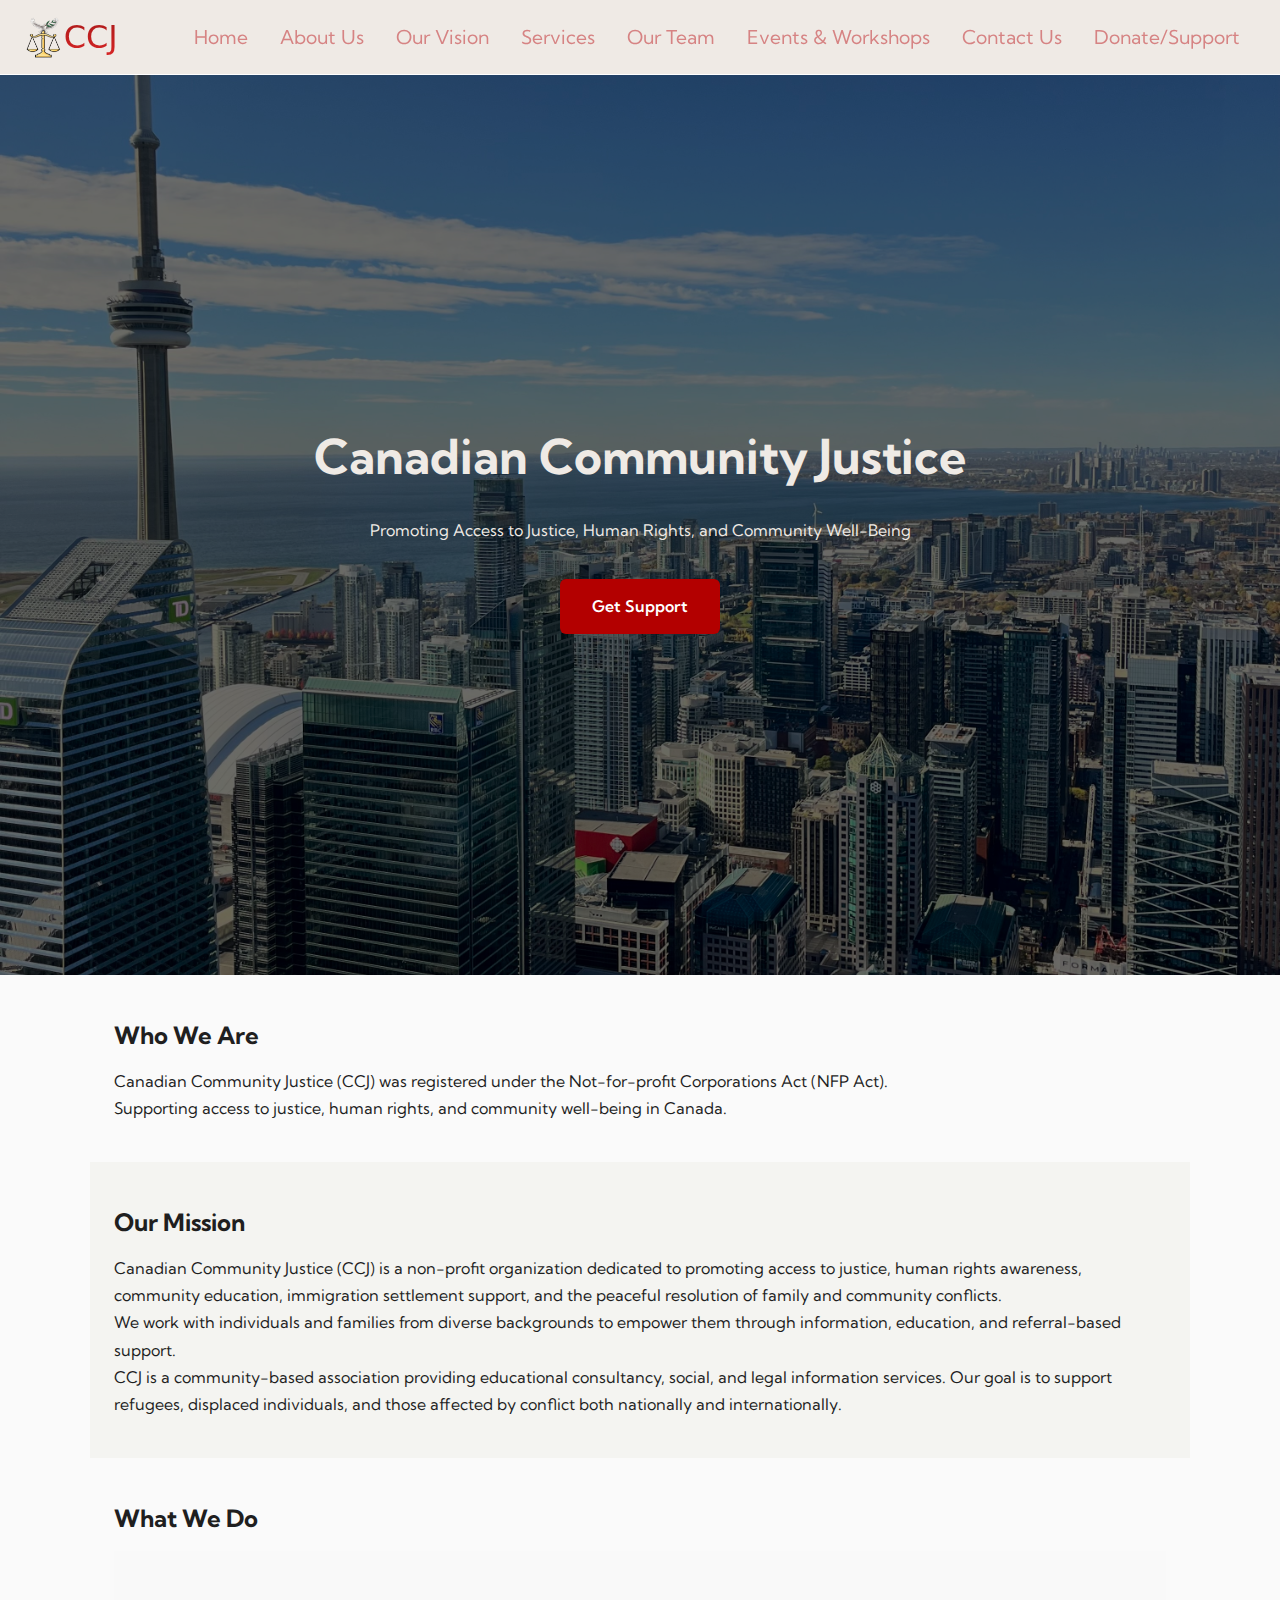
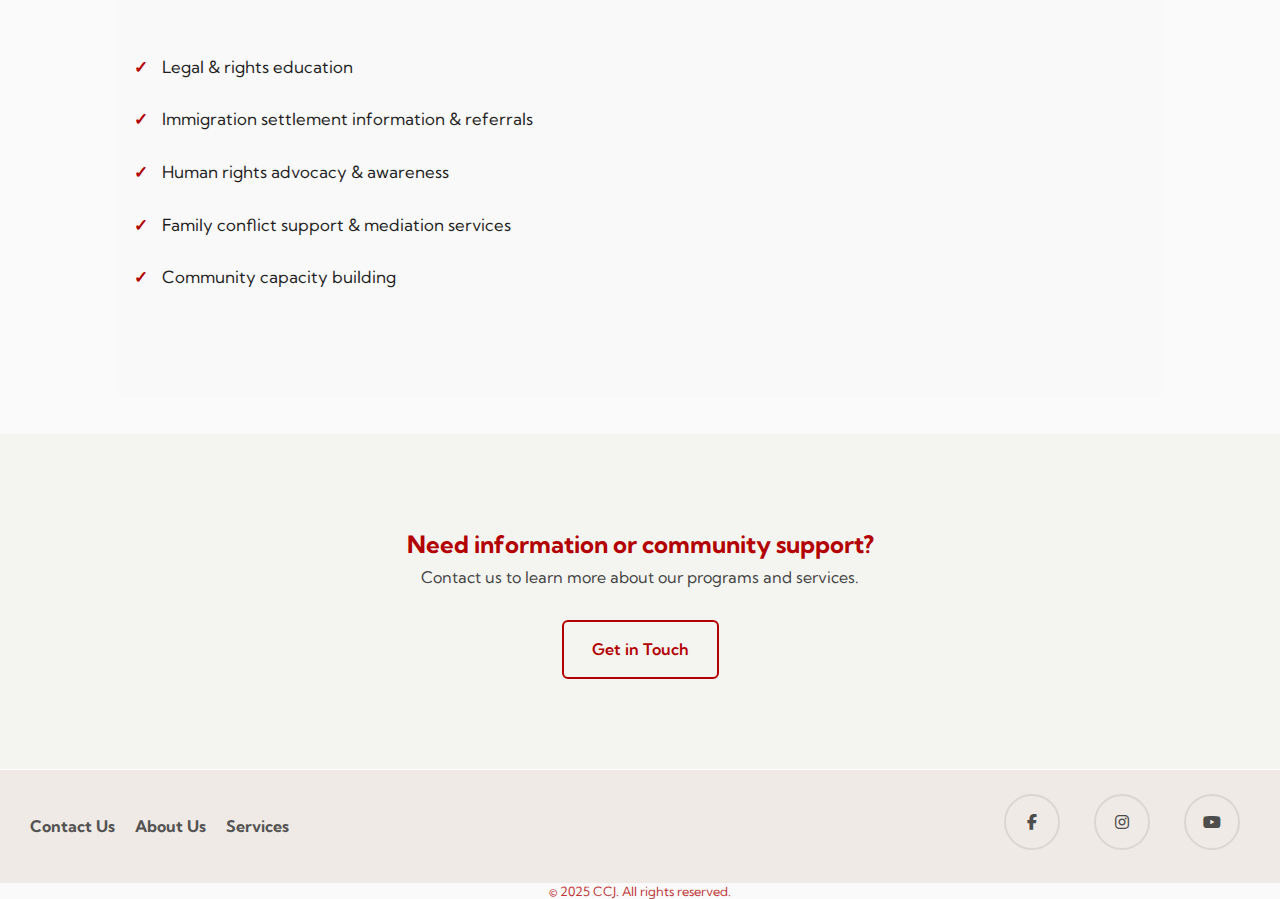
<file: index.html>
<!DOCTYPE html>
<html lang="en">
    <head>
        <meta charset = "UTF-8">
        <meta name="viewport" content = "width=device-width, initial-scale=1.0"/>

        <title> CCJ </title>
        <link rel="stylesheet" href="index.css" />
        <link rel="stylesheet"  href="https://cdnjs.cloudflare.com/ajax/libs/font-awesome/6.5.2/css/all.min.css" />

        <link href="https://fonts.googleapis.com/css2?family=Kumbh+Sans:wght@100..900&display=swap" rel="stylesheet">    
        <link href="https://fonts.googleapis.com/css2?family=Gruppo&family=Quicksand:wght@300..700&display=swap" rel="stylesheet">
    </head>
    <body>
        <!--navigation bar section-->
        <nav class="navbar">
            <div class="navbar__container">
                <a href="index.html" id="navbar__logo">
                  <img src="logo.png" alt="CCJ Logo" class="navbar__logo-img">
CCJ </a>
                <div class="navbar__toggle" id="mobile-menu">
                    <span class = "bar"></span>
                    <span class = "bar"></span>
                    <span class = "bar"></span>
                </div>
                <ul class= "navbar__menu">
                    <li class="navbar__item">
                        <a href="index.html" class="navbar__links"> Home</a>
                    </li>

                    <li class="navbar__item">
                        <a href="aboutus.html" class="navbar__links"> About Us </a>
                    </li>
                    <li class="navbar__item">
                        <a href="vision.html" class="navbar__links"> Our Vision </a>
                    </li>
                     <li class="navbar__item">
                        <a href="service.html" class="navbar__links"> Services </a>
                    </li>
                     <li class="navbar__item">
                        <a href="team.html" class="navbar__links"> Our Team </a>
                    </li>
                     <li class="navbar__item">
                        <a href="event.html" class="navbar__links"> Events & Workshops </a>
                    </li>
                     <li class="navbar__item">
                        <a href="contact.html" class="navbar__links"> Contact Us</a>
                    </li>
                     <li class="navbar__item">
                        <a href="donate.html" class="navbar__links"> Donate/Support</a>
                    </li>
                </ul>

            </div>
        </nav>

<main class="home">

  <!-- HERO -->
<section class="hero">
  <div class="hero__overlay"></div>

  <div class="hero__content">
    <h1>Canadian Community Justice</h1>

    <p class="hero__tagline">
      Promoting Access to Justice, Human Rights, and Community Well-Being
    </p>

    <a href="contact.html" class="hero__btn">
      Get Support
    </a>
  </div>
</section>

   <!-- WHO WE ARE -->
  <section class="section">
    <h2>Who We Are</h2>
    <p>
      Canadian Community Justice (CCJ) was registered under the
      Not-for-profit Corporations Act (NFP Act).
    </p>

    <p>
      Supporting access to justice, human rights, and community well-being in Canada.
    </p>
  </section>

  <!-- MISSION -->
  <section class="section section--light">
    <h2>Our Mission</h2>
    <p>
      Canadian Community Justice (CCJ) is a non-profit organization dedicated to promoting
      access to justice, human rights awareness, community education, immigration settlement
      support, and the peaceful resolution of family and community conflicts.
    </p>

    <p>
      We work with individuals and families from diverse backgrounds to empower them through
      information, education, and referral-based support.
    </p>

    <p>
      CCJ is a community-based association providing educational consultancy, social, and legal
      information services. Our goal is to support refugees, displaced individuals, and those
      affected by conflict both nationally and internationally.
    </p>
  </section>

  <!-- WHAT WE DO -->
  <section class="section">
    <h2>What We Do</h2>

    <ul class="services">
      <li>Legal & rights education</li>
      <li>Immigration settlement information & referrals</li>
      <li>Human rights advocacy & awareness</li>
      <li>Family conflict support & mediation services</li>
      <li>Community capacity building</li>
    </ul>
  </section>

  <!-- CALL TO ACTION -->
  <section class="cta">
    <h2>Need information or community support?</h2>
    <p>
      Contact us to learn more about our programs and services.
    </p>

    <a href="service.html" class="btn-secondary">
      Get in Touch
    </a>
  </section>      

</main>





  
     <!-- footer -->
     <div class=" footer__container">

 <div class="footer-left">
    <a href="contact.html" class="contact-link">Contact Us</a>
    <a href="AboutUs.html" class="aboutus-link">About Us</a>
    <a href="service.html" class="resource-link">Services</a>

  </div>

    <div class="footer-right">
    <a href="https://facebook.com" target="_blank" class="social-icon">
      <i class="fab fa-facebook-f"></i>
    </a>
    <a href="https://instagram.com" target="_blank" class="social-icon">
      <i class="fab fa-instagram"></i>
    </a>
    <a href="https://youtube.com" target="_blank" class="social-icon">
      <i class="fab fa-youtube"></i>
    </a>
    </div>
 </div>
  <p class="footer-text">© 2025 CCJ. All rights reserved.</p> 

    
    <script src="script.js"></script>

</body>
</html>
</file>
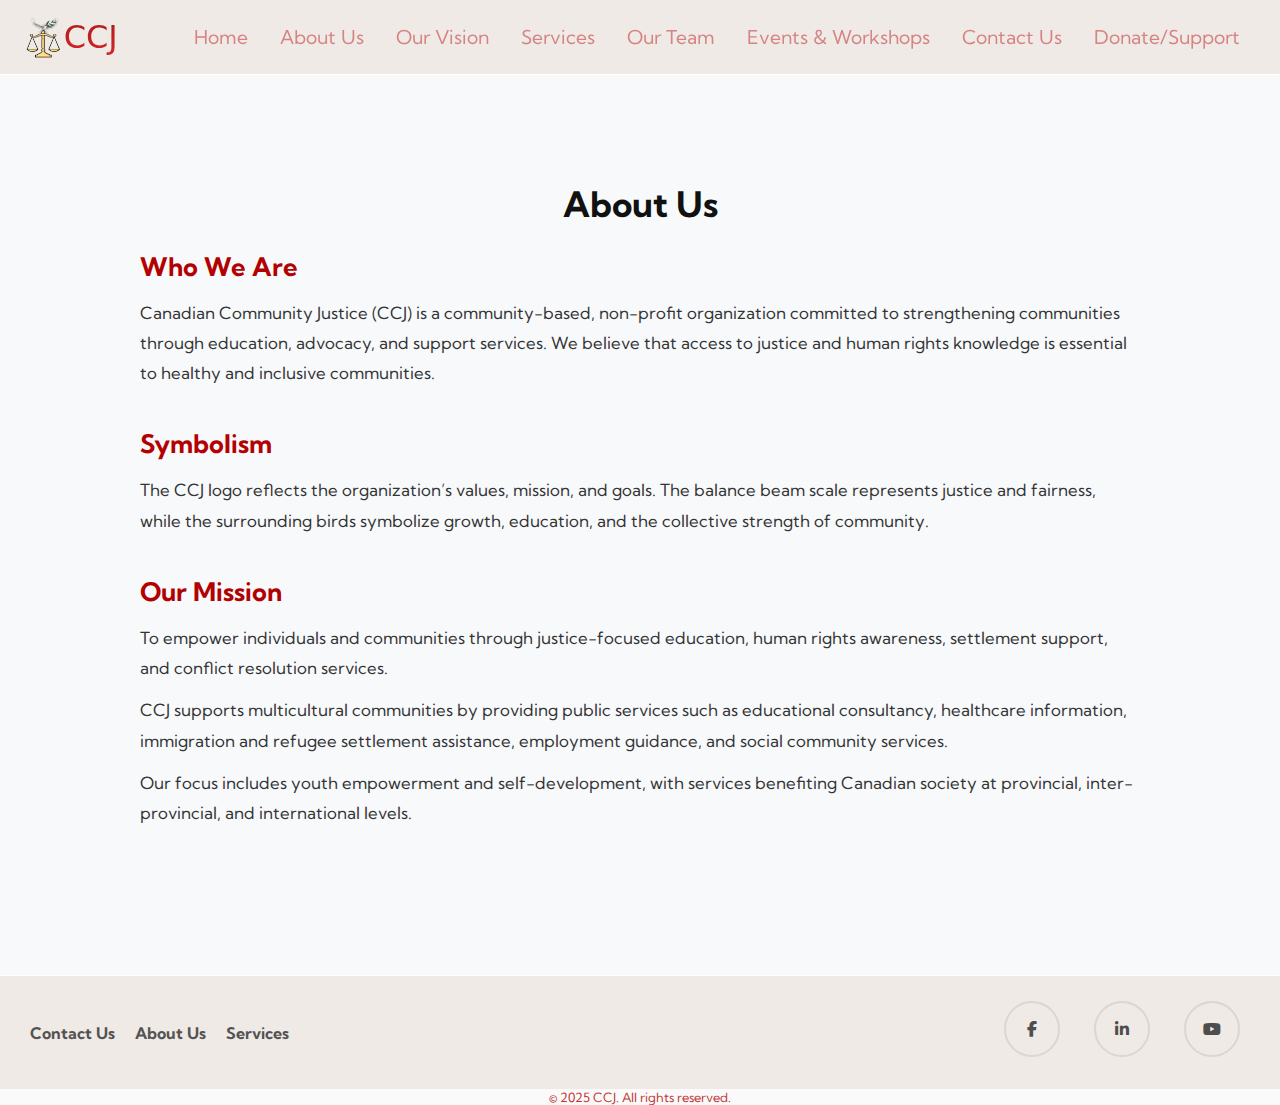
<file: aboutus.html>
<!DOCTYPE html>
<html lang="en">
    <head>
        <meta charset = "UTF-8">
        <meta name="viewport" content = "width=device-width, initial-scale=1.0"/>

        <title> CCJ </title>

        
        <link rel="stylesheet" href="index.css" />

        <link rel="stylesheet"  href="https://cdnjs.cloudflare.com/ajax/libs/font-awesome/6.5.2/css/all.min.css" />

    
       
        <link href="https://fonts.googleapis.com/css2?family=Kumbh+Sans:wght@100..900&display=swap" rel="stylesheet">    
        <link href="https://fonts.googleapis.com/css2?family=Gruppo&family=Quicksand:wght@300..700&display=swap" rel="stylesheet">

        
    </head>
    <body>
        <!--navigation bar section-->
        <nav class="navbar">
            <div class="navbar__container">
 <a href="index.html" id="navbar__logo">
                  <img src="logo.png" alt="CCJ Logo" class="navbar__logo-img">
CCJ </a>
                <div class="navbar__toggle" id="mobile-menu">
                    <span class = "bar"></span>
                    <span class = "bar"></span>
                    <span class = "bar"></span>
                </div>
                <ul class= "navbar__menu">
                    <li class="navbar__item">
                        <a href="index.html" class="navbar__links"> Home</a>
                    </li>
                  
                    
                  <!--   <li class="navbar__item">
                        <a href="Hiring.html" class="navbar__links"> Hiring</a>
                    </li> --> 

                    <li class="navbar__item">
                        <a href="aboutus.html" class="navbar__links"> About Us </a>
                    </li>
                    <li class="navbar__item">
                        <a href="vision.html" class="navbar__links"> Our Vision </a>
                    </li>
                     <li class="navbar__item">
                        <a href="service.html" class="navbar__links"> Services </a>
                    </li>
                     <li class="navbar__item">
                        <a href="team.html" class="navbar__links"> Our Team </a>
                    </li>
                     <li class="navbar__item">
                        <a href="event.html" class="navbar__links"> Events & Workshops </a>
                    </li>
                     <li class="navbar__item">
                        <a href="contact.html" class="navbar__links"> Contact Us</a>
                    </li>
                     <li class="navbar__item">
                        <a href="donate.html" class="navbar__links"> Donate/Support</a>
                    </li>
                </ul>

            </div>
        </nav>







      <section class="about">
  <div class="about__container">

    <h2 class="section__title">About Us</h2>

    <div class="about__block">
      <h3>Who We Are</h3>
      <p>
        Canadian Community Justice (CCJ) is a community-based, non-profit organization
        committed to strengthening communities through education, advocacy, and support services.
        We believe that access to justice and human rights knowledge is essential to healthy and
        inclusive communities.
      </p>
    </div>

    <div class="about__block">
      <h3>Symbolism</h3>
      <p>
        The CCJ logo reflects the organization’s values, mission, and goals. The balance beam scale
        represents justice and fairness, while the surrounding birds symbolize growth, education,
        and the collective strength of community.
      </p>
    </div>

    <div class="about__block">
      <h3>Our Mission</h3>
      <p>
        To empower individuals and communities through justice-focused education, human rights
        awareness, settlement support, and conflict resolution services.
      </p>
      <p>
        CCJ supports multicultural communities by providing public services such as educational
        consultancy, healthcare information, immigration and refugee settlement assistance,
        employment guidance, and social community services.
      </p>
      <p>
        Our focus includes youth empowerment and self-development, with services benefiting
        Canadian society at provincial, inter-provincial, and international levels.
      </p>
    </div>

  </div>
</section>



       









  
     <!-- footer -->
     <div class=" footer__container">

 <div class="footer-left">
    <a href="contact.html" class="contact-link">Contact Us</a>
    <a href="AboutUs.html" class="aboutus-link">About Us</a>
    <a href="service.html" class="resource-link">Services</a>

  </div>

    <div class="footer-right">
    <a href="https://facebook.com" target="_blank" class="social-icon">
      <i class="fab fa-facebook-f"></i>
    </a>
 <a href="https://linkedin.com" target="_blank" class="social-icon">
  <i class="fab fa-linkedin-in"></i>
</a>
    <a href="https://youtube.com" target="_blank" class="social-icon">
      <i class="fab fa-youtube"></i>
    </a>
    </div>
 </div>
  <p class="footer-text">© 2025 CCJ. All rights reserved.</p> 

    
    
            <script src="script.js"></script>
            <body>
                <html>
</file>
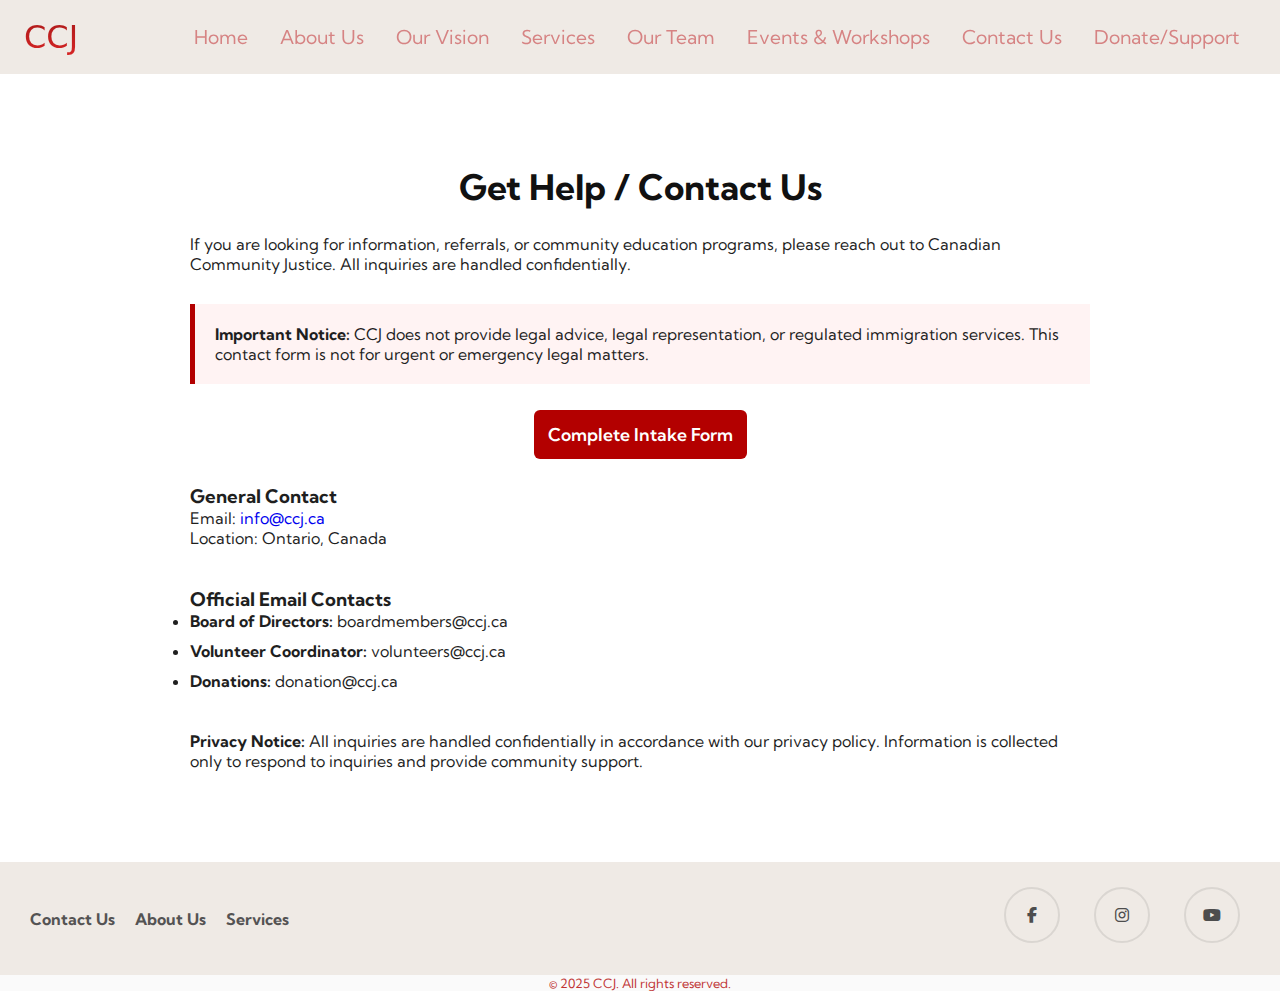
<file: contact.html>
<!DOCTYPE html>
<html lang="en">
    <head>
        <meta charset = "UTF-8">
        <meta name="viewport" content = "width=device-width, initial-scale=1.0"/>

        <title> CCJ </title>

        
        <link rel="stylesheet" href="index.css" />

        <link rel="stylesheet"  href="https://cdnjs.cloudflare.com/ajax/libs/font-awesome/6.5.2/css/all.min.css" />

    
       
        <link href="https://fonts.googleapis.com/css2?family=Kumbh+Sans:wght@100..900&display=swap" rel="stylesheet">    
        <link href="https://fonts.googleapis.com/css2?family=Gruppo&family=Quicksand:wght@300..700&display=swap" rel="stylesheet">

        
    </head>
    <body>
        <!--navigation bar section-->
        <nav class="navbar">
            <div class="navbar__container">
<a href="index.html" id="navbar__logo">CCJ</a>
                <div class="navbar__toggle" id="mobile-menu">
                    <span class = "bar"></span>
                    <span class = "bar"></span>
                    <span class = "bar"></span>
                </div>
                <ul class= "navbar__menu">
                    <li class="navbar__item">
                        <a href="index.html" class="navbar__links"> Home</a>
                    </li>
                  
                    
                  <!--   <li class="navbar__item">
                        <a href="Hiring.html" class="navbar__links"> Hiring</a>
                    </li> --> 

                    <li class="navbar__item">
                        <a href="aboutus.html" class="navbar__links"> About Us </a>
                    </li>
                    <li class="navbar__item">
                        <a href="vision.html" class="navbar__links"> Our Vision </a>
                    </li>
                     <li class="navbar__item">
                        <a href="service.html" class="navbar__links"> Services </a>
                    </li>
                     <li class="navbar__item">
                        <a href="team.html" class="navbar__links"> Our Team </a>
                    </li>
                     <li class="navbar__item">
                        <a href="event.html" class="navbar__links"> Events & Workshops </a>
                    </li>
                     <li class="navbar__item">
                        <a href="contact.html" class="navbar__links"> Contact Us</a>
                    </li>
                     <li class="navbar__item">
                        <a href="donate.html" class="navbar__links"> Donate/Support</a>
                    </li>
                </ul>

            </div>
        </nav>


      <section class="contact">
  <div class="contact__container">

    <h2 class="section__title">Get Help / Contact Us</h2>

    <p class="contact__intro">
      If you are looking for information, referrals, or community education programs,
      please reach out to Canadian Community Justice. All inquiries are handled confidentially.
    </p>

    <div class="contact__notice">
      <strong>Important Notice:</strong>
      CCJ does not provide legal advice, legal representation, or regulated immigration services.
      This contact form is not for urgent or emergency legal matters.
    </div>

    <!-- CTA -->
    <div class="contact__cta">
      <a href="form.html" class="cta__button">Complete Intake Form</a>
    </div>

    <!-- General Contact -->
    <div class="contact__section">
      <h3>General Contact</h3>
      <p>Email: <a href="mailto:info@ccj.ca">info@ccj.ca</a></p>
      <p>Location: Ontario, Canada</p>
    </div>

    <!-- Official Emails -->
    <div class="contact__section">
      <h3>Official Email Contacts</h3>

      <ul class="contact__list">
        <li><strong>Board of Directors:</strong> boardmembers@ccj.ca</li>
        <li><strong>Volunteer Coordinator:</strong> volunteers@ccj.ca</li>
        <li><strong>Donations:</strong> donation@ccj.ca</li>
      </ul>
    </div>

    <!-- Privacy -->
    <div class="contact__privacy">
      <p>
        <strong>Privacy Notice:</strong> All inquiries are handled confidentially in accordance
        with our privacy policy. Information is collected only to respond to inquiries and provide
        community support.
      </p>
    </div>

  </div>
</section>
    

       









  
     <!-- footer -->
     <div class=" footer__container">

 <div class="footer-left">
    <a href="contact.html" class="contact-link">Contact Us</a>
    <a href="AboutUs.html" class="aboutus-link">About Us</a>
    <a href="service.html" class="resource-link">Services</a>

  </div>

    <div class="footer-right">
    <a href="https://facebook.com" target="_blank" class="social-icon">
      <i class="fab fa-facebook-f"></i>
    </a>
    <a href="https://instagram.com" target="_blank" class="social-icon">
      <i class="fab fa-instagram"></i>
    </a>
    <a href="https://youtube.com" target="_blank" class="social-icon">
      <i class="fab fa-youtube"></i>
    </a>
    </div>
 </div>
  <p class="footer-text">© 2025 CCJ. All rights reserved.</p> 

    
    
            <script src="script.js"></script>
            <body>
                <html>
</file>
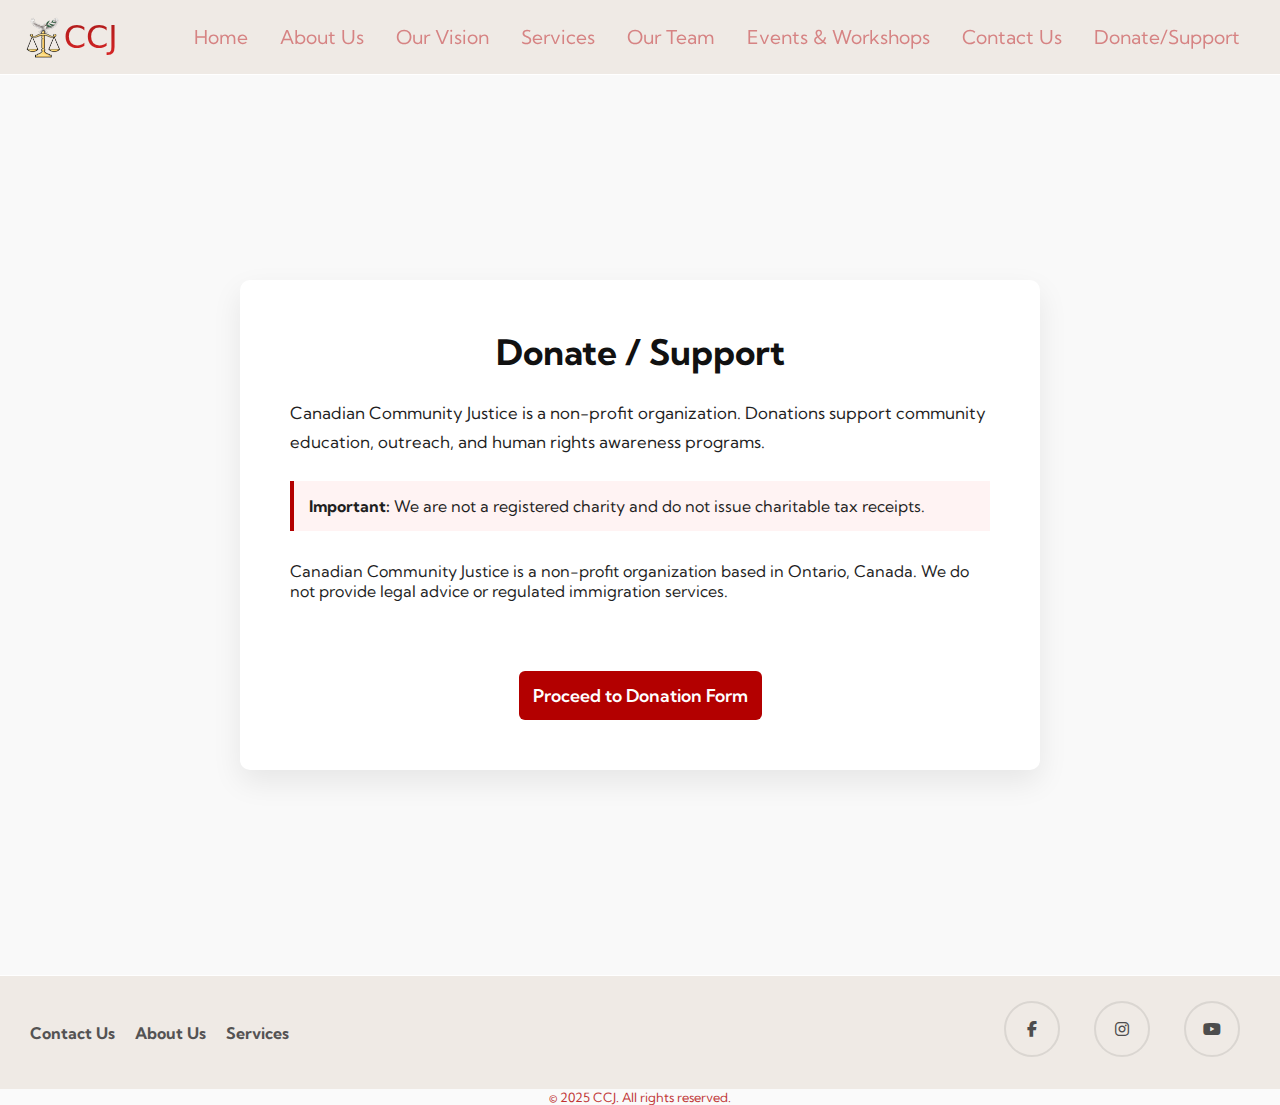
<file: donate.html>
<!DOCTYPE html>
<html lang="en">
    <head>
        <meta charset = "UTF-8">
        <meta name="viewport" content = "width=device-width, initial-scale=1.0"/>

        <title> CCJ </title>

        
        <link rel="stylesheet" href="index.css" />

        <link rel="stylesheet"  href="https://cdnjs.cloudflare.com/ajax/libs/font-awesome/6.5.2/css/all.min.css" />

    
       
        <link href="https://fonts.googleapis.com/css2?family=Kumbh+Sans:wght@100..900&display=swap" rel="stylesheet">    
        <link href="https://fonts.googleapis.com/css2?family=Gruppo&family=Quicksand:wght@300..700&display=swap" rel="stylesheet">

        
    </head>
    <body>
        <!--navigation bar section-->
        <nav class="navbar">
            <div class="navbar__container">
 <a href="index.html" id="navbar__logo">
                  <img src="logo.png" alt="CCJ Logo" class="navbar__logo-img">
CCJ </a>
                <div class="navbar__toggle" id="mobile-menu">
                    <span class = "bar"></span>
                    <span class = "bar"></span>
                    <span class = "bar"></span>
                </div>
                <ul class= "navbar__menu">
                    <li class="navbar__item">
                        <a href="index.html" class="navbar__links"> Home</a>
                    </li>
                  
                    
                  <!--   <li class="navbar__item">
                        <a href="Hiring.html" class="navbar__links"> Hiring</a>
                    </li> --> 

                    <li class="navbar__item">
                        <a href="aboutus.html" class="navbar__links"> About Us </a>
                    </li>
                    <li class="navbar__item">
                        <a href="vision.html" class="navbar__links"> Our Vision </a>
                    </li>
                     <li class="navbar__item">
                        <a href="service.html" class="navbar__links"> Services </a>
                    </li>
                     <li class="navbar__item">
                        <a href="team.html" class="navbar__links"> Our Team </a>
                    </li>
                     <li class="navbar__item">
                        <a href="event.html" class="navbar__links"> Events & Workshops </a>
                    </li>
                     <li class="navbar__item">
                        <a href="contact.html" class="navbar__links"> Contact Us</a>
                    </li>
                     <li class="navbar__item">
                        <a href="donate.html" class="navbar__links"> Donate/Support</a>
                    </li>
                </ul>

            </div>
        </nav>


      

       <section class="donate">
  <div class="donate__container">

    <h2 class="section__title">Donate / Support</h2>

    <p class="donate__text">
      Canadian Community Justice is a non-profit organization. Donations support
      community education, outreach, and human rights awareness programs.
    </p>

    <p class="donate__notice">
      <strong>Important:</strong> We are not a registered charity and do not issue
      charitable tax receipts.
    </p>

    <div class="donate__legal">
      <p>
        Canadian Community Justice is a non-profit organization based in Ontario,
        Canada. We do not provide legal advice or regulated immigration services.
      </p>
    <div class="donate__cta">
  <a href="donateform.html" class="cta__button">
    Proceed to Donation Form
  </a>
</div>

</section>







  
     <!-- footer -->
     <div class=" footer__container">

 <div class="footer-left">
    <a href="contact.html" class="contact-link">Contact Us</a>
    <a href="AboutUs.html" class="aboutus-link">About Us</a>
    <a href="service.html" class="resource-link">Services</a>

  </div>

    <div class="footer-right">
    <a href="https://facebook.com" target="_blank" class="social-icon">
      <i class="fab fa-facebook-f"></i>
    </a>
    <a href="https://instagram.com" target="_blank" class="social-icon">
      <i class="fab fa-instagram"></i>
    </a>
    <a href="https://youtube.com" target="_blank" class="social-icon">
      <i class="fab fa-youtube"></i>
    </a>
    </div>
 </div>
  <p class="footer-text">© 2025 CCJ. All rights reserved.</p> 

    
    
            <script src="script.js"></script>
            <body>
                <html>
</file>
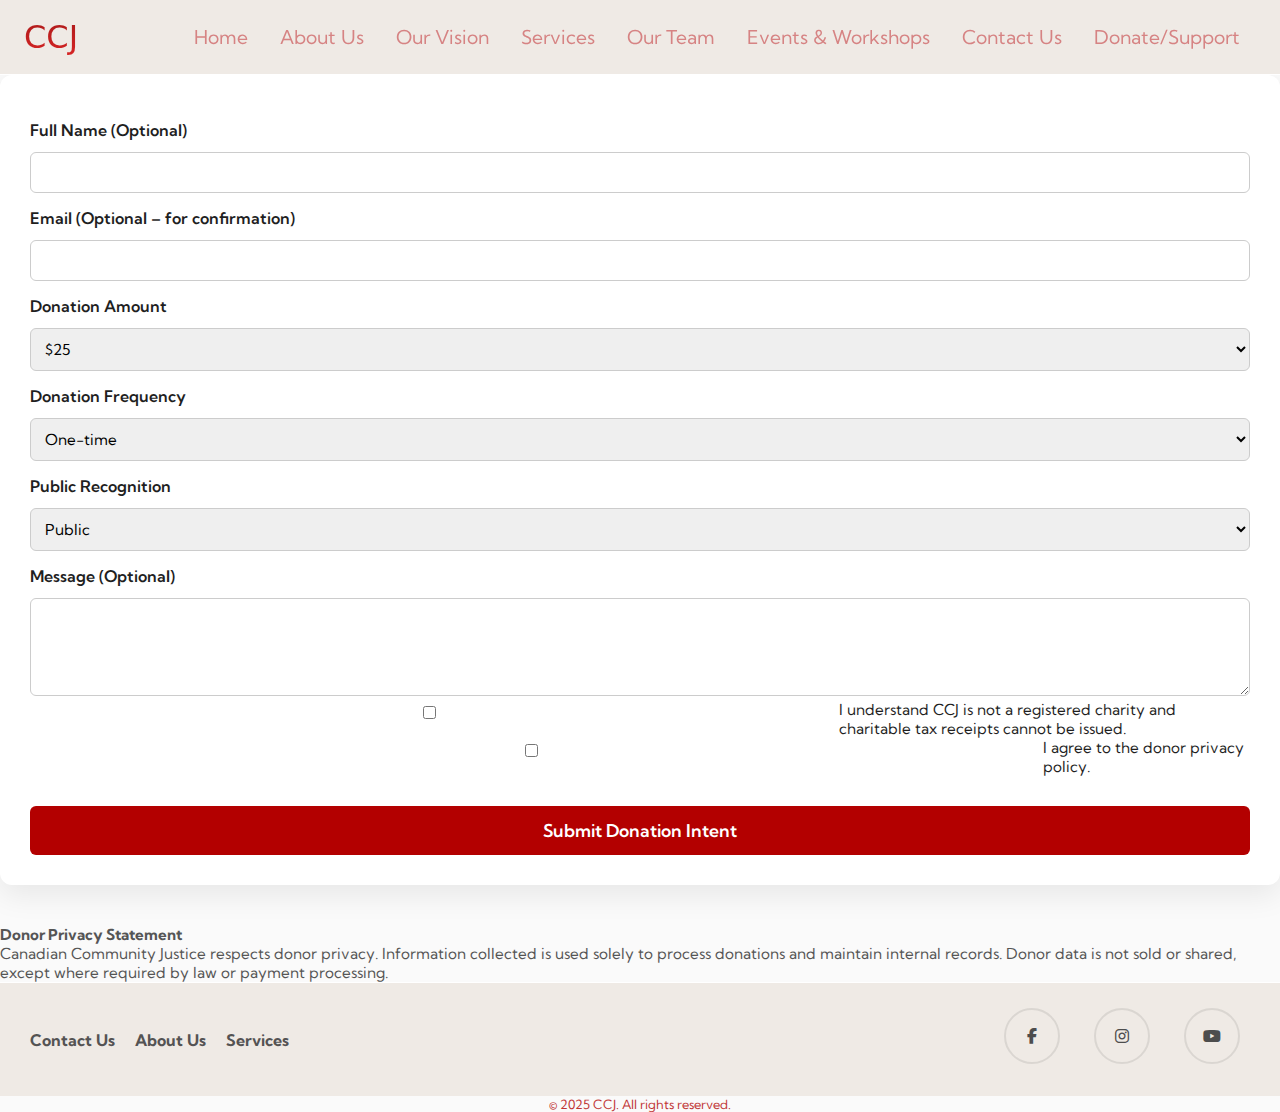
<file: donateform.html>
<!DOCTYPE html>
<html lang="en">
    <head>
        <meta charset = "UTF-8">
        <meta name="viewport" content = "width=device-width, initial-scale=1.0"/>

        <title> CCJ </title>
        <link rel="stylesheet" href="index.css" />
        <link rel="stylesheet"  href="https://cdnjs.cloudflare.com/ajax/libs/font-awesome/6.5.2/css/all.min.css" />

        <link href="https://fonts.googleapis.com/css2?family=Kumbh+Sans:wght@100..900&display=swap" rel="stylesheet">    
        <link href="https://fonts.googleapis.com/css2?family=Gruppo&family=Quicksand:wght@300..700&display=swap" rel="stylesheet">
    </head>





    <body>
        <!--navigation bar section-->
        <nav class="navbar">
            <div class="navbar__container">
                <a href="index.html" id="navbar__logo">CCJ</a>
                <div class="navbar__toggle" id="mobile-menu">
                    <span class = "bar"></span>
                    <span class = "bar"></span>
                    <span class = "bar"></span>
                </div>
                <ul class= "navbar__menu">
                    <li class="navbar__item">
                        <a href="index.html" class="navbar__links"> Home</a>
                    </li>

                    <li class="navbar__item">
                        <a href="aboutus.html" class="navbar__links"> About Us </a>
                    </li>
                    <li class="navbar__item">
                        <a href="vision.html" class="navbar__links"> Our Vision </a>
                    </li>
                     <li class="navbar__item">
                        <a href="service.html" class="navbar__links"> Services </a>
                    </li>
                     <li class="navbar__item">
                        <a href="team.html" class="navbar__links"> Our Team </a>
                    </li>
                     <li class="navbar__item">
                        <a href="event.html" class="navbar__links"> Events & Workshops </a>
                    </li>
                     <li class="navbar__item">
                        <a href="contact.html" class="navbar__links"> Contact Us</a>
                    </li>
                     <li class="navbar__item">
                        <a href="donate.html" class="navbar__links"> Donate/Support</a>
                    </li>
                </ul>

            </div>
        </nav>


<form 
  action="https://api.web3forms.com/submit" 
  method="POST" 
  class="donation__form">

  <!-- Web3Forms Key -->
  <input type="hidden" name="access_key" value="db938dc9-6d5e-4773-876f-502298451501">

  <div class="form__group">
    <label>Full Name (Optional)</label>
    <input type="text" name="name">
  </div>

  <div class="form__group">
    <label>Email (Optional – for confirmation)</label>
    <input type="email" name="email">
  </div>

  <div class="form__group">
    <label>Donation Amount</label>
      <select id="amountSelect" name="amount">
      <option value="$25">$25</option>
      <option value="$50">$50</option>
      <option value="$100">$100</option>
      <option value="Other">Other</option>
    </select>
  </div>

 <div class="form__group" id="customAmountGroup" style="display: none;">
  <label>Enter Custom Amount (CAD)</label>
  <input 
    type="number" 
    id="customAmountInput"
    name="custom_amount" 
    placeholder="Enter amount"
    min="1"
  >
</div>

  <div class="form__group">
    <label>Donation Frequency</label>
    <select name="frequency">
      <option value="One-time">One-time</option>
      <option value="Monthly">Monthly</option>
    </select>
  </div>

  <div class="form__group">
    <label>Public Recognition</label>
    <select name="visibility">
      <option value="Public">Public</option>
      <option value="Anonymous">Anonymous</option>
    </select>
  </div>

  <div class="form__group">
    <label>Message (Optional)</label>
    <textarea name="message" rows="4"></textarea>
  </div>

  <div class="form__checkbox">
    <input type="checkbox" name="acknowledge_no_receipt" required>
    <span>
      I understand CCJ is not a registered charity and charitable tax receipts cannot be issued.
    </span>
  </div>

  <div class="form__checkbox">
    <input type="checkbox" name="privacy_policy" required>
    <span>
      I agree to the donor privacy policy.
    </span>
  </div>

  <button type="submit" class="cta__button">
    Submit Donation Intent
  </button>

</form>




    <div class="donor__privacy">
      <h4>Donor Privacy Statement</h4>
      <p>
        Canadian Community Justice respects donor privacy. Information collected is
        used solely to process donations and maintain internal records. Donor data
        is not sold or shared, except where required by law or payment processing.
      </p>
    </div>

  </div>
</section>


     <!-- footer -->
     <div class=" footer__container">

 <div class="footer-left">
    <a href="contact.html" class="contact-link">Contact Us</a>
    <a href="AboutUs.html" class="aboutus-link">About Us</a>
    <a href="service.html" class="resource-link">Services</a>

  </div>

    <div class="footer-right">
    <a href="https://facebook.com" target="_blank" class="social-icon">
      <i class="fab fa-facebook-f"></i>
    </a>
    <a href="https://instagram.com" target="_blank" class="social-icon">
      <i class="fab fa-instagram"></i>
    </a>
    <a href="https://youtube.com" target="_blank" class="social-icon">
      <i class="fab fa-youtube"></i>
    </a>
    </div>
 </div>
  <p class="footer-text">© 2025 CCJ. All rights reserved.</p> 

    
    <script src="script.js">
</script>

</body>
</html>
</file>
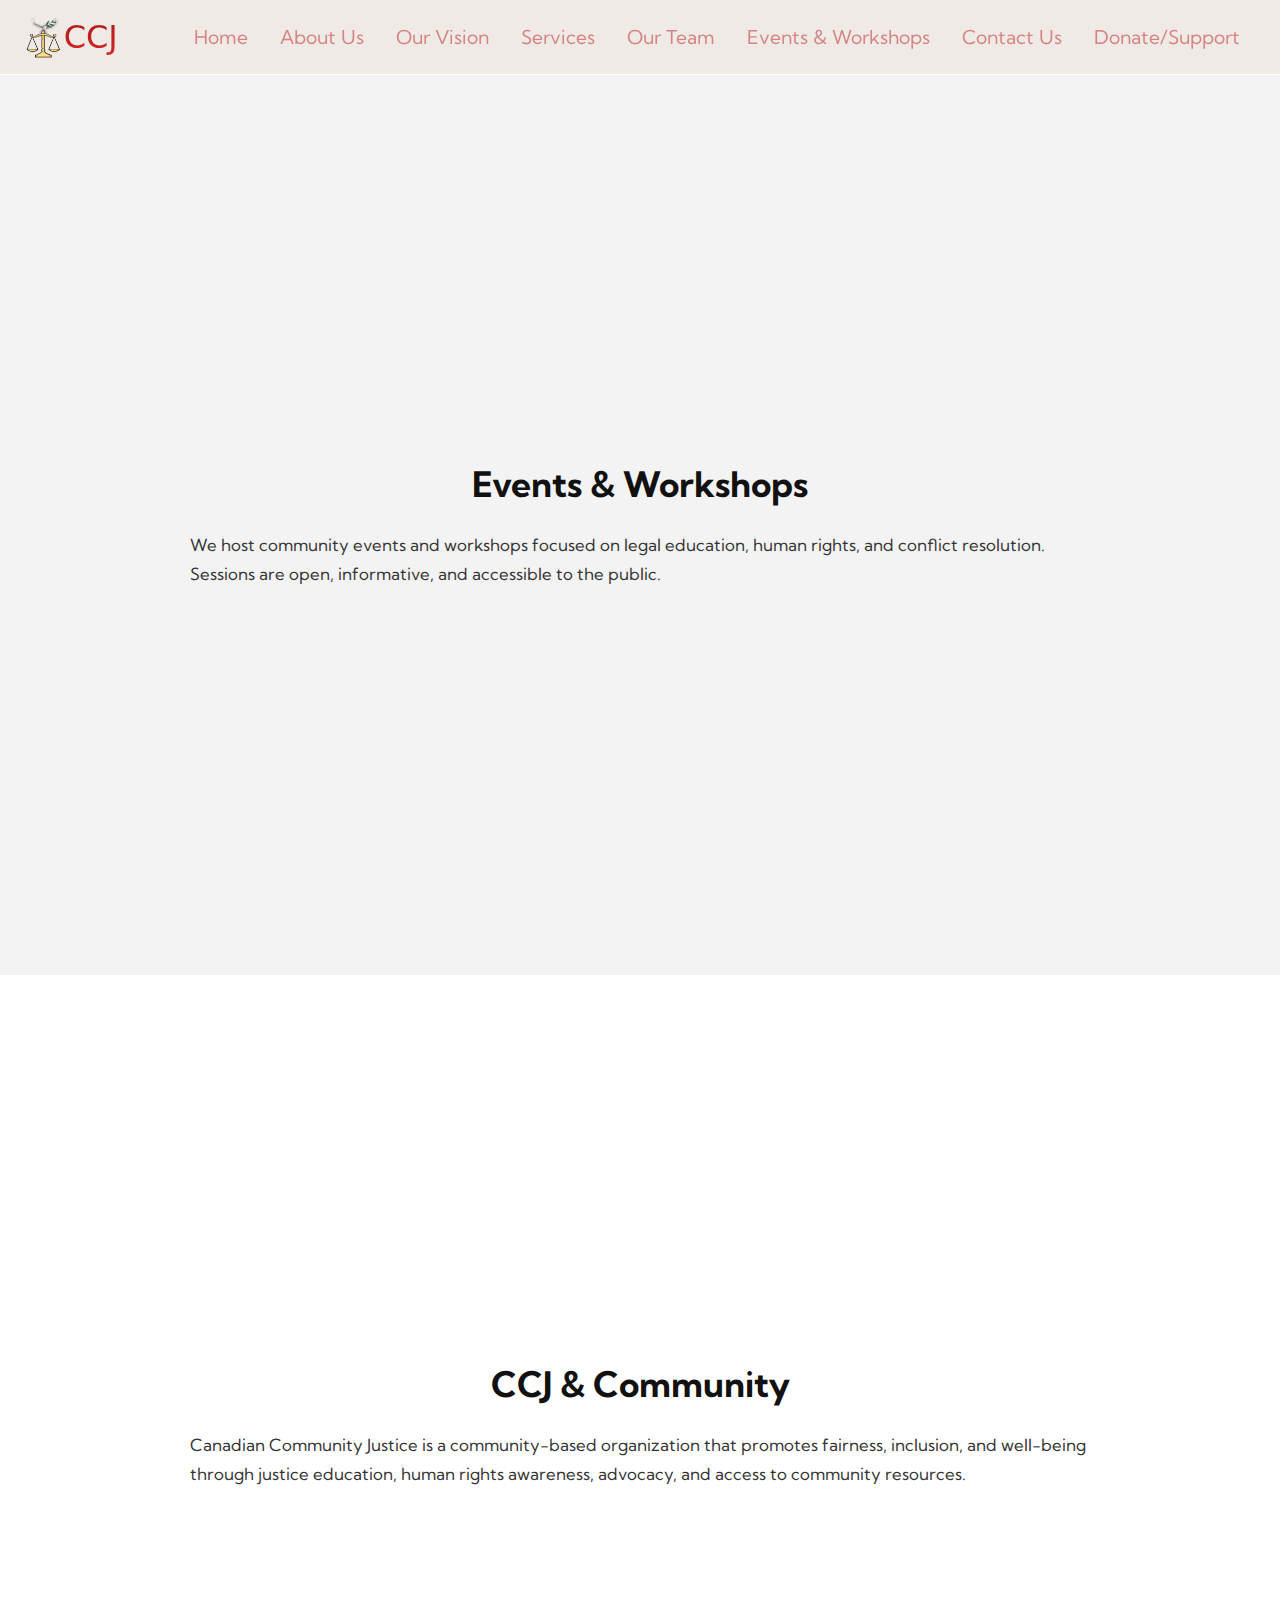
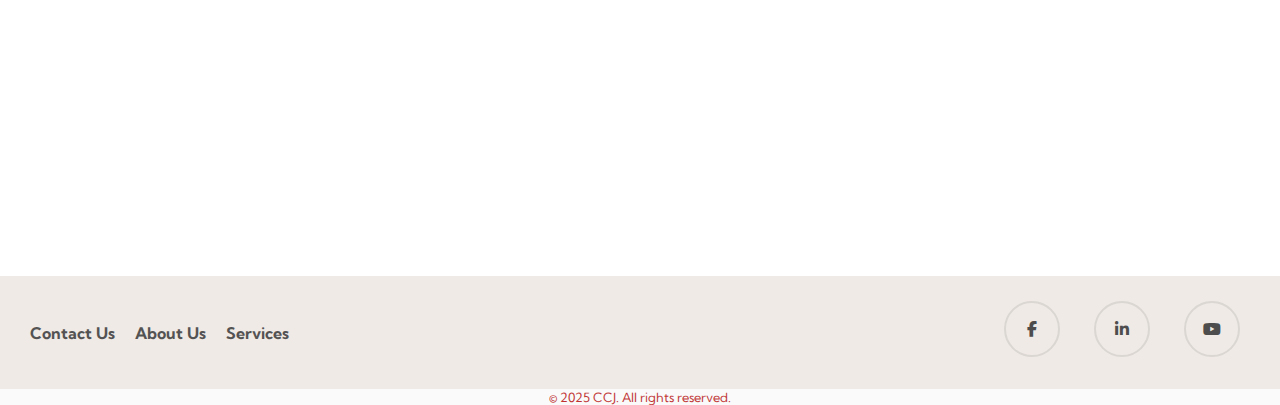
<file: event.html>
<!DOCTYPE html>
<html lang="en">
    <head>
        <meta charset = "UTF-8">
        <meta name="viewport" content = "width=device-width, initial-scale=1.0"/>

        <title> CCJ </title>

        
        <link rel="stylesheet" href="index.css" />

        <link rel="stylesheet"  href="https://cdnjs.cloudflare.com/ajax/libs/font-awesome/6.5.2/css/all.min.css" />

    
       
        <link href="https://fonts.googleapis.com/css2?family=Kumbh+Sans:wght@100..900&display=swap" rel="stylesheet">    
        <link href="https://fonts.googleapis.com/css2?family=Gruppo&family=Quicksand:wght@300..700&display=swap" rel="stylesheet">

        
    </head>
    <body>
        <!--navigation bar section-->
        <nav class="navbar">
           <div class="navbar__container">
             <a href="index.html" id="navbar__logo">
                  <img src="logo.png" alt="CCJ Logo" class="navbar__logo-img">
CCJ </a>
                <div class="navbar__toggle" id="mobile-menu">
                    <span class = "bar"></span>
                    <span class = "bar"></span>
                    <span class = "bar"></span>
                </div>
                <ul class= "navbar__menu">
                    <li class="navbar__item">
                        <a href="index.html" class="navbar__links"> Home</a>
                    </li>
                  

                    <li class="navbar__item">
                        <a href="aboutus.html" class="navbar__links"> About Us </a>
                    </li>
                    <li class="navbar__item">
                        <a href="vision.html" class="navbar__links"> Our Vision </a>
                    </li>
                     <li class="navbar__item">
                        <a href="service.html" class="navbar__links"> Services </a>
                    </li>
                     <li class="navbar__item">
                        <a href="team.html" class="navbar__links"> Our Team </a>
                    </li>
                     <li class="navbar__item">
                        <a href="event.html" class="navbar__links"> Events & Workshops </a>
                    </li>
                     <li class="navbar__item">
                        <a href="contact.html" class="navbar__links"> Contact Us</a>
                    </li>
                     <li class="navbar__item">
                        <a href="donate.html" class="navbar__links"> Donate/Support</a>
                    </li>
                </ul>

            </div>
        </nav>


      <section class="events">
  <div class="section__container">

    <h2 class="section__title">Events & Workshops</h2>

    <p class="section__text">
      We host community events and workshops focused on legal education,
      human rights, and conflict resolution. Sessions are open, informative,
      and accessible to the public.
    </p>

    



  </div>
</section>
<section class="community">
  <div class="section__container">

    <h3 class="section__title">CCJ & Community</h3>
    <p class="section__text">
      Canadian Community Justice is a community-based organization that promotes
      fairness, inclusion, and well-being through justice education, human rights
      awareness, advocacy, and access to community resources.
    </p>

  </div>
</section>








  
     <!-- footer -->
     <div class=" footer__container">

 <div class="footer-left">
    <a href="contact.html" class="contact-link">Contact Us</a>
    <a href="AboutUs.html" class="aboutus-link">About Us</a>
    <a href="service.html" class="resource-link">Services</a>

  </div>

    <div class="footer-right">
    <a href="https://facebook.com" target="_blank" class="social-icon">
      <i class="fab fa-facebook-f"></i>
    </a>
<a href="https://linkedin.com" target="_blank" class="social-icon">
  <i class="fab fa-linkedin-in"></i>
</a>
    <a href="https://youtube.com" target="_blank" class="social-icon">
      <i class="fab fa-youtube"></i>
    </a>
    </div>
 </div>
  <p class="footer-text">© 2025 CCJ. All rights reserved.</p> 

    
    
            <script src="script.js"></script>
            <body>
                <html>
</file>
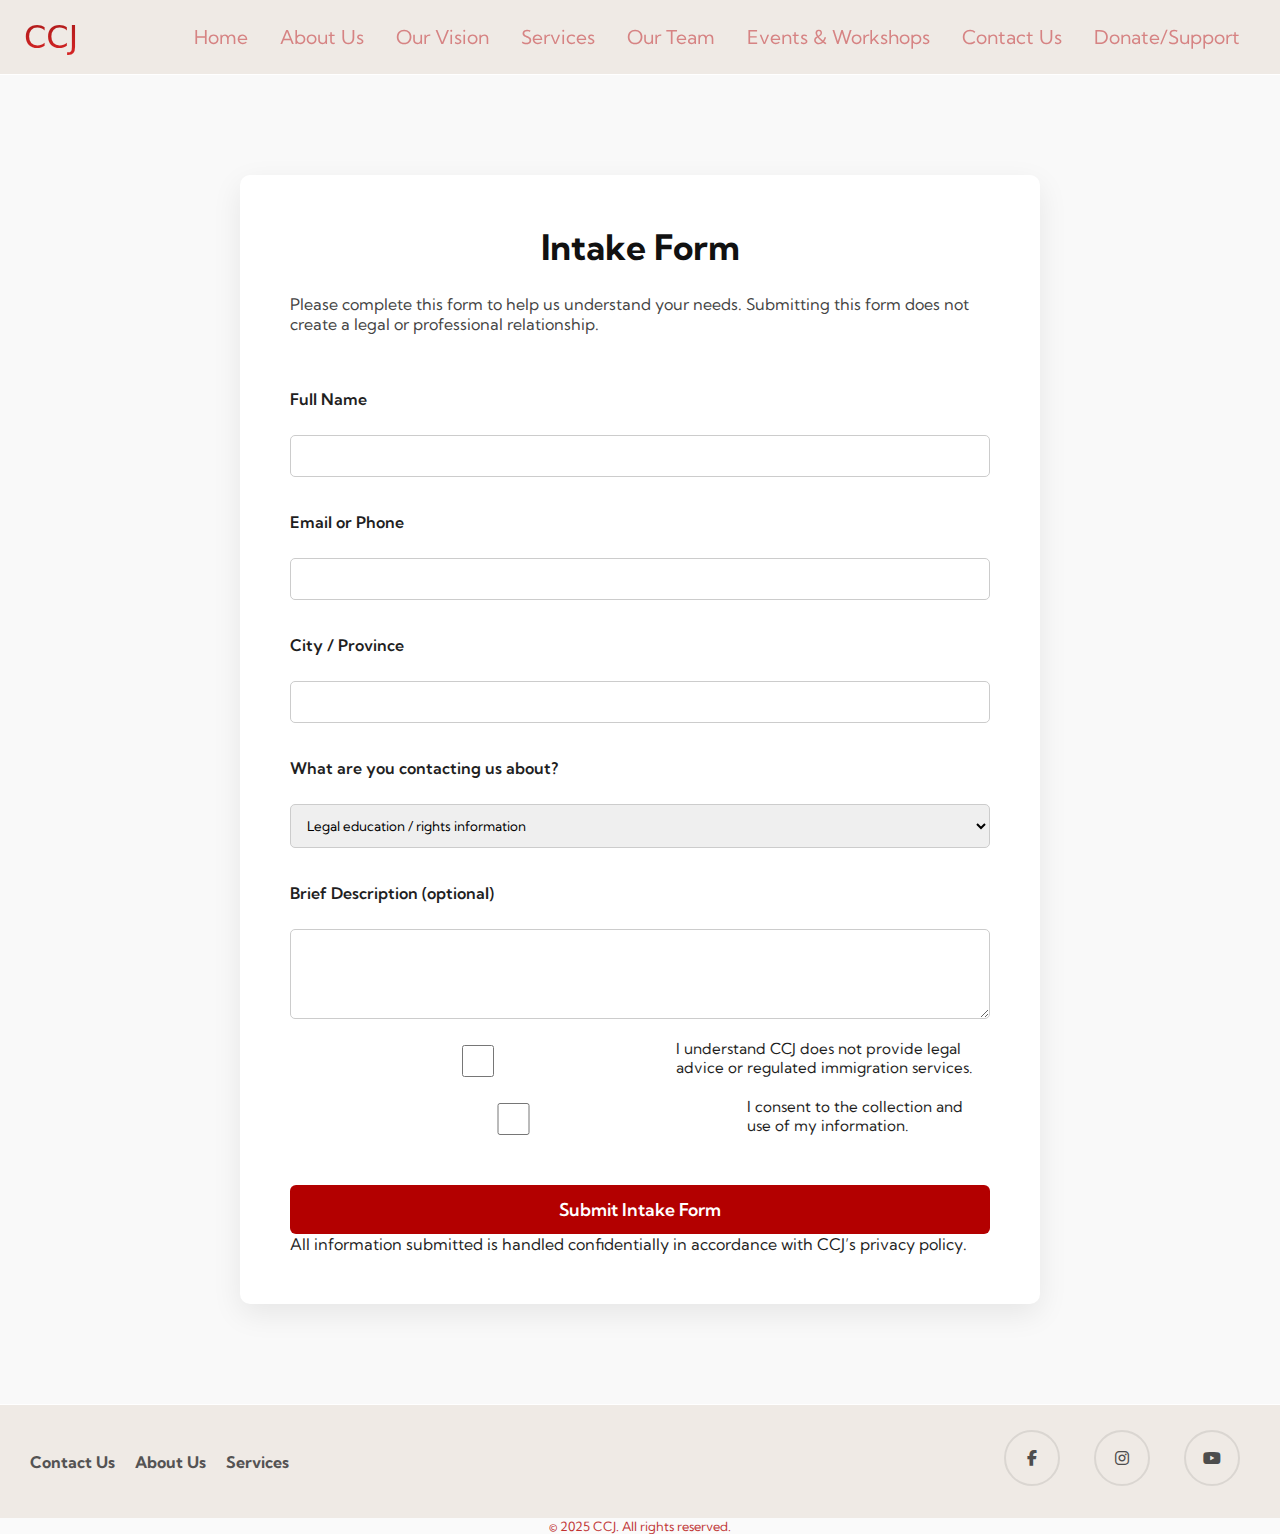
<file: form.html>
<!DOCTYPE html>
<html lang="en">
    <head>
        <meta charset = "UTF-8">
        <meta name="viewport" content = "width=device-width, initial-scale=1.0"/>

        <title> CCJ </title>
        <link rel="stylesheet" href="index.css" />
        <link rel="stylesheet"  href="https://cdnjs.cloudflare.com/ajax/libs/font-awesome/6.5.2/css/all.min.css" />

        <link href="https://fonts.googleapis.com/css2?family=Kumbh+Sans:wght@100..900&display=swap" rel="stylesheet">    
        <link href="https://fonts.googleapis.com/css2?family=Gruppo&family=Quicksand:wght@300..700&display=swap" rel="stylesheet">
    </head>
    <body>
        <!--navigation bar section-->
        <nav class="navbar">
            <div class="navbar__container">
                <a href="index.html" id="navbar__logo">CCJ</a>
                <div class="navbar__toggle" id="mobile-menu">
                    <span class = "bar"></span>
                    <span class = "bar"></span>
                    <span class = "bar"></span>
                </div>
                <ul class= "navbar__menu">
                    <li class="navbar__item">
                        <a href="index.html" class="navbar__links"> Home</a>
                    </li>

                    <li class="navbar__item">
                        <a href="aboutus.html" class="navbar__links"> About Us </a>
                    </li>
                    <li class="navbar__item">
                        <a href="vision.html" class="navbar__links"> Our Vision </a>
                    </li>
                     <li class="navbar__item">
                        <a href="service.html" class="navbar__links"> Services </a>
                    </li>
                     <li class="navbar__item">
                        <a href="team.html" class="navbar__links"> Our Team </a>
                    </li>
                     <li class="navbar__item">
                        <a href="event.html" class="navbar__links"> Events & Workshops </a>
                    </li>
                     <li class="navbar__item">
                        <a href="contact.html" class="navbar__links"> Contact Us</a>
                    </li>
                     <li class="navbar__item">
                        <a href="donate.html" class="navbar__links"> Donate/Support</a>
                    </li>
                </ul>

            </div>
        </nav>


<section class="intake">
  <div class="intake__container">

    <h2 class="section__title">Intake Form</h2>

    <p class="intake__intro">
      Please complete this form to help us understand your needs.
      Submitting this form does not create a legal or professional relationship.
    </p>

    
<form class="intake__form" 
      action="https://api.web3forms.com/submit" 
      method="POST">

  <!-- Web3Forms API key -->
  <input type="hidden" name="access_key" value="db938dc9-6d5e-4773-876f-502298451501">

  <!-- Optional: redirect after submission -->
  <input type="hidden" name="redirect" value="https://zainabm77.github.io/CCJ//thank-you">

  <label>Full Name</label>
  <input type="text" name="name" required>

  <label>Email or Phone</label>
  <input type="text" name="email_or_phone" required>

  <label>City / Province</label>
  <input type="text" name="city_province">

  <label>What are you contacting us about?</label>
  <select name="contact_reason">
    <option>Legal education / rights information</option>
    <option>Immigration settlement information & referrals</option>
    <option>Human rights concern</option>
    <option>Family or community conflict</option>
    <option>Events / workshops</option>
    <option>Other</option>
  </select>

  <label>Brief Description (optional)</label>
  <textarea name="description" rows="4"></textarea>

  <div class="checkbox">
    <input type="checkbox" name="acknowledge_no_legal_advice" required>
    <span>I understand CCJ does not provide legal advice or regulated immigration services.</span>
  </div>

  <div class="checkbox">
    <input type="checkbox" name="consent_data" required>
    <span>I consent to the collection and use of my information.</span>
  </div>

  <button type="submit" class="cta__button">Submit Intake Form</button>

</form>



    <p class="form__privacy">
      All information submitted is handled confidentially in accordance with CCJ’s privacy policy.
    </p>

  </div>
</section>


     <!-- footer -->
     <div class=" footer__container">

 <div class="footer-left">
    <a href="contact.html" class="contact-link">Contact Us</a>
    <a href="AboutUs.html" class="aboutus-link">About Us</a>
    <a href="service.html" class="resource-link">Services</a>

  </div>

    <div class="footer-right">
    <a href="https://facebook.com" target="_blank" class="social-icon">
      <i class="fab fa-facebook-f"></i>
    </a>
    <a href="https://instagram.com" target="_blank" class="social-icon">
      <i class="fab fa-instagram"></i>
    </a>
    <a href="https://youtube.com" target="_blank" class="social-icon">
      <i class="fab fa-youtube"></i>
    </a>
    </div>
 </div>
  <p class="footer-text">© 2025 CCJ. All rights reserved.</p> 

    
    <script src="script.js"></script>

</body>
</html>
</file>
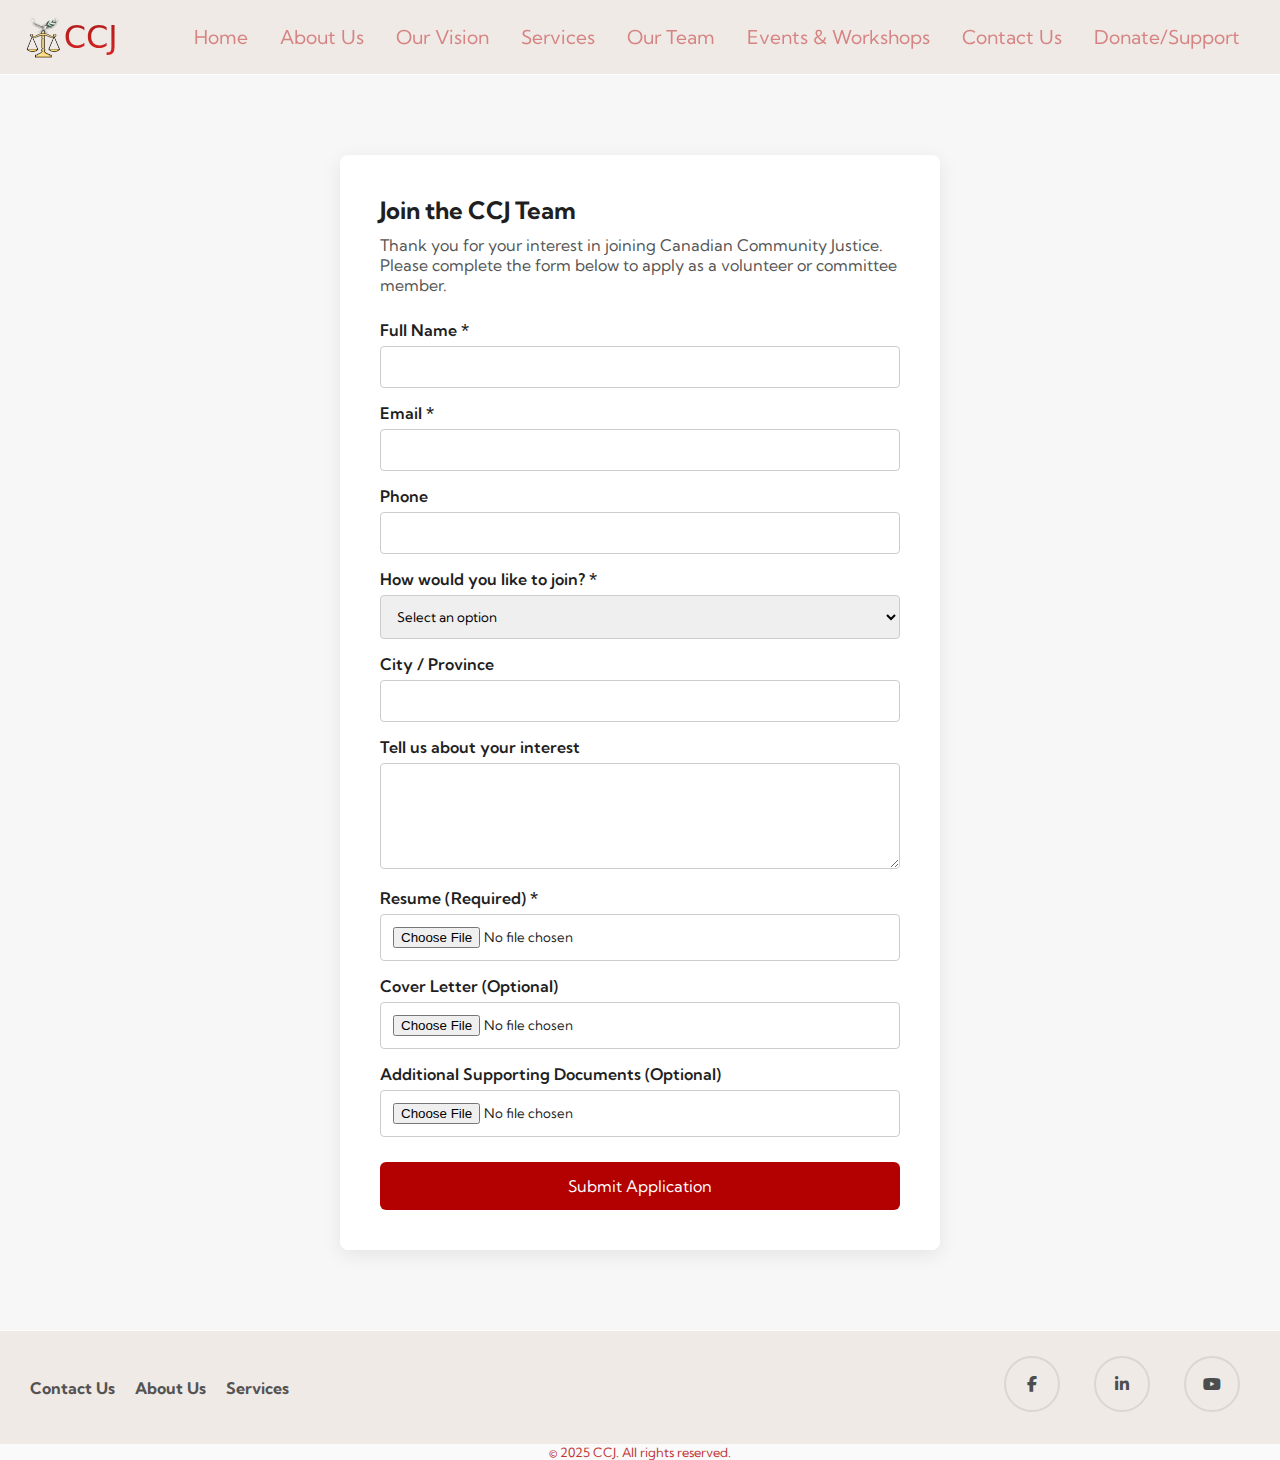
<file: joinform.html>
<!DOCTYPE html>
<!DOCTYPE html>
<html lang="en">
    <head>
        <meta charset = "UTF-8">
        <meta name="viewport" content = "width=device-width, initial-scale=1.0"/>

        <title> CCJ </title>
        <link rel="stylesheet" href="index.css" />
        <link rel="stylesheet"  href="https://cdnjs.cloudflare.com/ajax/libs/font-awesome/6.5.2/css/all.min.css" />

        <link href="https://fonts.googleapis.com/css2?family=Kumbh+Sans:wght@100..900&display=swap" rel="stylesheet">    
        <link href="https://fonts.googleapis.com/css2?family=Gruppo&family=Quicksand:wght@300..700&display=swap" rel="stylesheet">
    </head>





    <body>
        <!--navigation bar section-->
        <nav class="navbar">
            <div class="navbar__container">
               <a href="index.html" id="navbar__logo">
                  <img src="logo.png" alt="CCJ Logo" class="navbar__logo-img">
CCJ </a>
                <div class="navbar__toggle" id="mobile-menu">
                    <span class = "bar"></span>
                    <span class = "bar"></span>
                    <span class = "bar"></span>
                </div>
                <ul class= "navbar__menu">
                    <li class="navbar__item">
                        <a href="index.html" class="navbar__links"> Home</a>
                    </li>

                    <li class="navbar__item">
                        <a href="aboutus.html" class="navbar__links"> About Us </a>
                    </li>
                    <li class="navbar__item">
                        <a href="vision.html" class="navbar__links"> Our Vision </a>
                    </li>
                     <li class="navbar__item">
                        <a href="service.html" class="navbar__links"> Services </a>
                    </li>
                     <li class="navbar__item">
                        <a href="team.html" class="navbar__links"> Our Team </a>
                    </li>
                     <li class="navbar__item">
                        <a href="event.html" class="navbar__links"> Events & Workshops </a>
                    </li>
                     <li class="navbar__item">
                        <a href="contact.html" class="navbar__links"> Contact Us</a>
                    </li>
                     <li class="navbar__item">
                        <a href="donate.html" class="navbar__links"> Donate/Support</a>
                    </li>
                </ul>

            </div>
        </nav>



<body>

<section class="join-form">

<div class="form-container">

<h2>Join the CCJ Team</h2>

<p>
Thank you for your interest in joining Canadian Community Justice.
Please complete the form below to apply as a volunteer or committee member.
</p>

<form action="https://api.web3forms.com/submit" method="POST" enctype="multipart/form-data">

<!-- Web3Forms Access Key -->
<input type="hidden" name="access_key" value="db938dc9-6d5e-4773-876f-502298451501">

<!-- Name -->
<label>Full Name *</label>
<input type="text" name="name" required>

<!-- Email -->
<label>Email *</label>
<input type="email" name="email" required>

<!-- Phone -->
<label>Phone</label>
<input type="text" name="phone">

<!-- Position -->
<label>How would you like to join? *</label>

<select name="position" required>
<option value="">Select an option</option>
<option value="Volunteer">Volunteer</option>
<option value="Committee Member">CCJ Community Member</option>
</select>

<!-- City -->
<label>City / Province</label>
<input type="text" name="location">

<!-- Message -->
<label>Tell us about your interest</label>
<textarea name="message" rows="5"></textarea>

<!-- Resume -->
<label>Resume (Required) *</label>
<input type="file" name="resume" accept=".pdf,.doc,.docx" required>

<!-- Cover Letter -->
<label>Cover Letter (Optional)</label>
<input type="file" name="cover_letter" accept=".pdf,.doc,.docx">

<!-- Supporting Docs -->
<label>Additional Supporting Documents (Optional)</label>
<input type="file" name="supporting_docs" accept=".pdf,.doc,.docx">

<button type="submit">Submit Application</button>

</form>

</div>

</section>

  <div class=" footer__container">

 <div class="footer-left">
    <a href="contact.html" class="contact-link">Contact Us</a>
    <a href="aboutus.html" class="aboutus-link">About Us</a>
    <a href="service.html" class="resource-link">Services</a>

  </div>

    <div class="footer-right">
    <a href="https://facebook.com" target="_blank" class="social-icon">
      <i class="fab fa-facebook-f"></i>
    </a>
  <a href="https://linkedin.com" target="_blank" class="social-icon">
  <i class="fab fa-linkedin-in"></i>
</a>
    <a href="https://youtube.com" target="_blank" class="social-icon">
      <i class="fab fa-youtube"></i>
    </a>
    </div>
 </div>
  <p class="footer-text">© 2025 CCJ. All rights reserved.</p> 

    
    <script src="script.js">
</script>

</body>
</html>
</file>
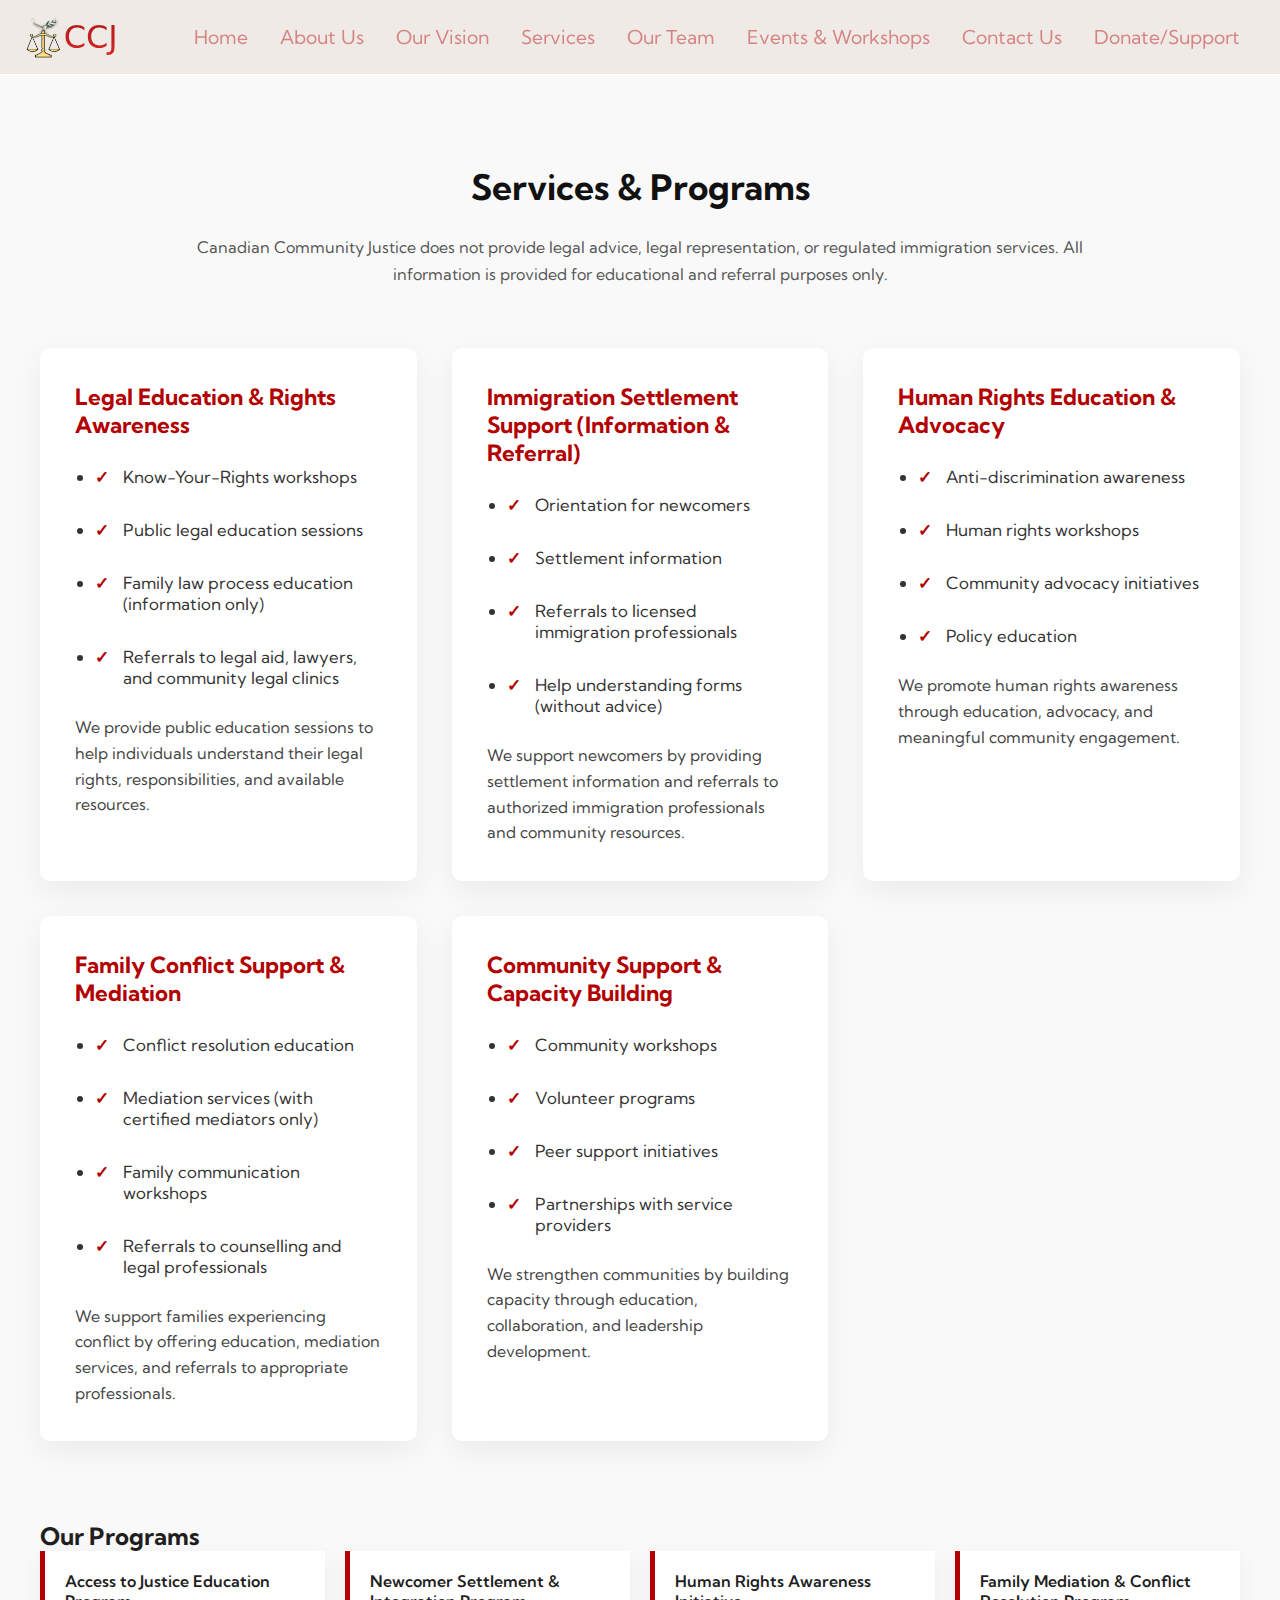
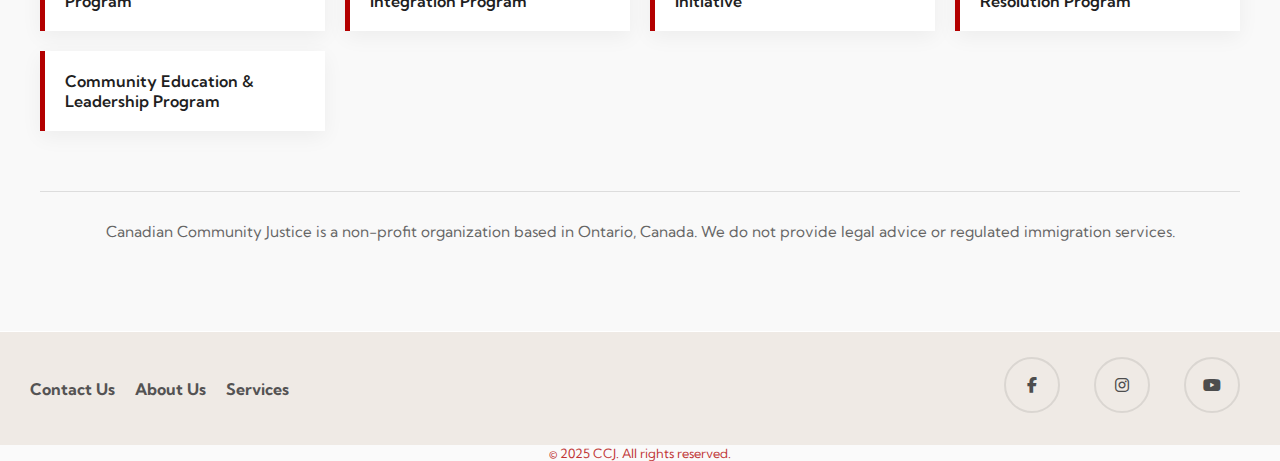
<file: service.html>
<!DOCTYPE html>
<html lang="en">
    <head>
        <meta charset = "UTF-8">
        <meta name="viewport" content = "width=device-width, initial-scale=1.0"/>

        <title> CCJ </title>

        
        <link rel="stylesheet" href="index.css" />

        <link rel="stylesheet"  href="https://cdnjs.cloudflare.com/ajax/libs/font-awesome/6.5.2/css/all.min.css" />

    
       
        <link href="https://fonts.googleapis.com/css2?family=Kumbh+Sans:wght@100..900&display=swap" rel="stylesheet">    
        <link href="https://fonts.googleapis.com/css2?family=Gruppo&family=Quicksand:wght@300..700&display=swap" rel="stylesheet">

        
    </head>
    <body>
        <!--navigation bar section-->
        <nav class="navbar">
            <div class="navbar__container">
 <a href="index.html" id="navbar__logo">
                  <img src="logo.png" alt="CCJ Logo" class="navbar__logo-img">
CCJ </a>
                <div class="navbar__toggle" id="mobile-menu">
                    <span class = "bar"></span>
                    <span class = "bar"></span>
                    <span class = "bar"></span>
                </div>
                <ul class= "navbar__menu">
                    <li class="navbar__item">
                        <a href="index.html" class="navbar__links"> Home</a>
                    </li>
                  
                    
                  <!--   <li class="navbar__item">
                        <a href="Hiring.html" class="navbar__links"> Hiring</a>
                    </li> --> 

                    <li class="navbar__item">
                        <a href="aboutus.html" class="navbar__links"> About Us </a>
                    </li>
                    <li class="navbar__item">
                        <a href="vision.html" class="navbar__links"> Our Vision </a>
                    </li>
                     <li class="navbar__item">
                        <a href="service.html" class="navbar__links"> Services </a>
                    </li>
                     <li class="navbar__item">
                        <a href="team.html" class="navbar__links"> Our Team </a>
                    </li>
                     <li class="navbar__item">
                        <a href="event.html" class="navbar__links"> Events & Workshops </a>
                    </li>
                     <li class="navbar__item">
                        <a href="contact.html" class="navbar__links"> Contact Us</a>
                    </li>
                     <li class="navbar__item">
                        <a href="donate.html" class="navbar__links"> Donate/Support</a>
                    </li>
                </ul>

            </div>
        </nav>



        
        <section class="services">
  <div class="services__container">

    <h2 class="section__title">Services & Programs</h2>

    <p class="services__disclaimer">
      Canadian Community Justice does not provide legal advice, legal representation, or regulated
      immigration services. All information is provided for educational and referral purposes only.
    </p>

    <!-- SERVICES -->
    <div class="services__grid">

      <div class="service__card">
        <h3>Legal Education & Rights Awareness</h3>
        <ul>
          <li>Know-Your-Rights workshops</li>
          <li>Public legal education sessions</li>
          <li>Family law process education (information only)</li>
          <li>Referrals to legal aid, lawyers, and community legal clinics</li>
        </ul>
        <p>
          We provide public education sessions to help individuals understand their legal rights,
          responsibilities, and available resources.
        </p>
      </div>

      <div class="service__card">
        <h3>Immigration Settlement Support (Information & Referral)</h3>
        <ul>
          <li>Orientation for newcomers</li>
          <li>Settlement information</li>
          <li>Referrals to licensed immigration professionals</li>
          <li>Help understanding forms (without advice)</li>
        </ul>
        <p>
          We support newcomers by providing settlement information and referrals to authorized
          immigration professionals and community resources.
        </p>
      </div>

      <div class="service__card">
        <h3>Human Rights Education & Advocacy</h3>
        <ul>
          <li>Anti-discrimination awareness</li>
          <li>Human rights workshops</li>
          <li>Community advocacy initiatives</li>
          <li>Policy education</li>
        </ul>
        <p>
          We promote human rights awareness through education, advocacy, and meaningful community
          engagement.
        </p>
      </div>

      <div class="service__card">
        <h3>Family Conflict Support & Mediation</h3>
        <ul>
          <li>Conflict resolution education</li>
          <li>Mediation services (with certified mediators only)</li>
          <li>Family communication workshops</li>
          <li>Referrals to counselling and legal professionals</li>
        </ul>
        <p>
          We support families experiencing conflict by offering education, mediation services,
          and referrals to appropriate professionals.
        </p>
      </div>

      <div class="service__card">
        <h3>Community Support & Capacity Building</h3>
        <ul>
          <li>Community workshops</li>
          <li>Volunteer programs</li>
          <li>Peer support initiatives</li>
          <li>Partnerships with service providers</li>
        </ul>
        <p>
          We strengthen communities by building capacity through education, collaboration, and
          leadership development.
        </p>
      </div>

    </div>

    <!-- PROGRAMS -->
    <h2 class="section__subtitle">Our Programs</h2>

    <div class="programs__list">
      <div class="program__item">Access to Justice Education Program</div>
      <div class="program__item">Newcomer Settlement & Integration Program</div>
      <div class="program__item">Human Rights Awareness Initiative</div>
      <div class="program__item">Family Mediation & Conflict Resolution Program</div>
      <div class="program__item">Community Education & Leadership Program</div>
    </div>

    <div class="services__note">
      Canadian Community Justice is a non-profit organization based in Ontario, Canada.
      We do not provide legal advice or regulated immigration services.
    </div>

  </div>
</section>

      

       









  
     <!-- footer -->
     <div class=" footer__container">

 <div class="footer-left">
    <a href="contact.html" class="contact-link">Contact Us</a>
    <a href="AboutUs.html" class="aboutus-link">About Us</a>
    <a href="service.html" class="resource-link">Services</a>

  </div>

    <div class="footer-right">
    <a href="https://facebook.com" target="_blank" class="social-icon">
      <i class="fab fa-facebook-f"></i>
    </a>
    <a href="https://instagram.com" target="_blank" class="social-icon">
      <i class="fab fa-instagram"></i>
    </a>
    <a href="https://youtube.com" target="_blank" class="social-icon">
      <i class="fab fa-youtube"></i>
    </a>
    </div>
 </div>
  <p class="footer-text">© 2025 CCJ. All rights reserved.</p> 

    
    
            <script src="script.js"></script>
            <body>
                <html>
</file>
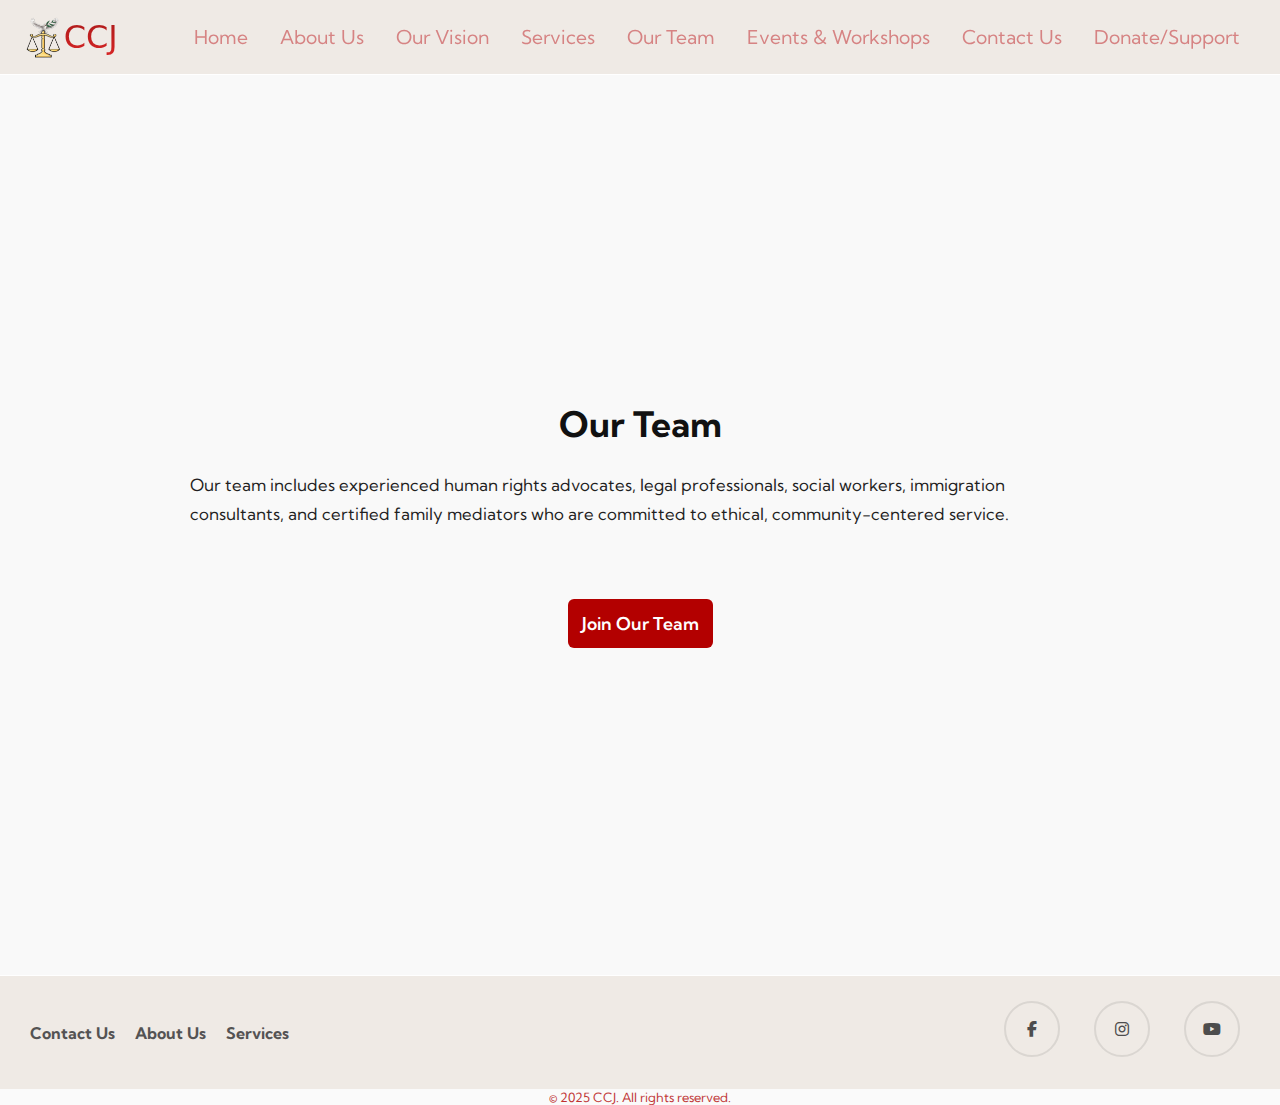
<file: team.html>
<!DOCTYPE html>
<html lang="en">
    <head>
        <meta charset = "UTF-8">
        <meta name="viewport" content = "width=device-width, initial-scale=1.0"/>

        <title> CCJ </title>

        
        <link rel="stylesheet" href="index.css" />

        <link rel="stylesheet"  href="https://cdnjs.cloudflare.com/ajax/libs/font-awesome/6.5.2/css/all.min.css" />

    
       
        <link href="https://fonts.googleapis.com/css2?family=Kumbh+Sans:wght@100..900&display=swap" rel="stylesheet">    
        <link href="https://fonts.googleapis.com/css2?family=Gruppo&family=Quicksand:wght@300..700&display=swap" rel="stylesheet">

        
    </head>
    <body>
        <!--navigation bar section-->
        <nav class="navbar">
            <div class="navbar__container">
 <a href="index.html" id="navbar__logo">
                  <img src="logo.png" alt="CCJ Logo" class="navbar__logo-img">
CCJ </a>
                <div class="navbar__toggle" id="mobile-menu">
                    <span class = "bar"></span>
                    <span class = "bar"></span>
                    <span class = "bar"></span>
                </div>
                <ul class= "navbar__menu">
                    <li class="navbar__item">
                        <a href="index.html" class="navbar__links"> Home</a>
                    </li>
                  
                    
                  <!--   <li class="navbar__item">
                        <a href="Hiring.html" class="navbar__links"> Hiring</a>
                    </li> --> 

                    <li class="navbar__item">
                        <a href="aboutus.html" class="navbar__links"> About Us </a>
                    </li>
                    <li class="navbar__item">
                        <a href="vision.html" class="navbar__links"> Our Vision </a>
                    </li>
                     <li class="navbar__item">
                        <a href="service.html" class="navbar__links"> Services </a>
                    </li>
                     <li class="navbar__item">
                        <a href="team.html" class="navbar__links"> Our Team </a>
                    </li>
                     <li class="navbar__item">
                        <a href="event.html" class="navbar__links"> Events & Workshops </a>
                    </li>
                     <li class="navbar__item">
                        <a href="contact.html" class="navbar__links"> Contact Us</a>
                    </li>
                     <li class="navbar__item">
                        <a href="donate.html" class="navbar__links"> Donate/Support</a>
                    </li>
                </ul>

            </div>
        </nav>


      <section class="team">
  <div class="section__container">

    <h2 class="section__title">Our Team</h2>

    <p class="team__text">
      Our team includes experienced human rights advocates, legal professionals,
      social workers, immigration consultants, and certified family mediators who
      are committed to ethical, community-centered service.
    </p>

 <div class="team__cta">
      <a href="joinform.html" class="cta__button">Join Our Team</a>
    </div>

  </div>
</section>


       









  
     <!-- footer -->
     <div class=" footer__container">

 <div class="footer-left">
    <a href="contact.html" class="contact-link">Contact Us</a>
    <a href="aboutus.html" class="aboutus-link">About Us</a>
    <a href="service.html" class="resource-link">Services</a>

  </div>

    <div class="footer-right">
    <a href="https://facebook.com" target="_blank" class="social-icon">
      <i class="fab fa-facebook-f"></i>
    </a>
    <a href="https://instagram.com" target="_blank" class="social-icon">
      <i class="fab fa-instagram"></i>
    </a>
    <a href="https://youtube.com" target="_blank" class="social-icon">
      <i class="fab fa-youtube"></i>
    </a>
    </div>
 </div>
  <p class="footer-text">© 2025 CCJ. All rights reserved.</p> 

    
    
            <script src="script.js"></script>
            <body>
                <html>
</file>
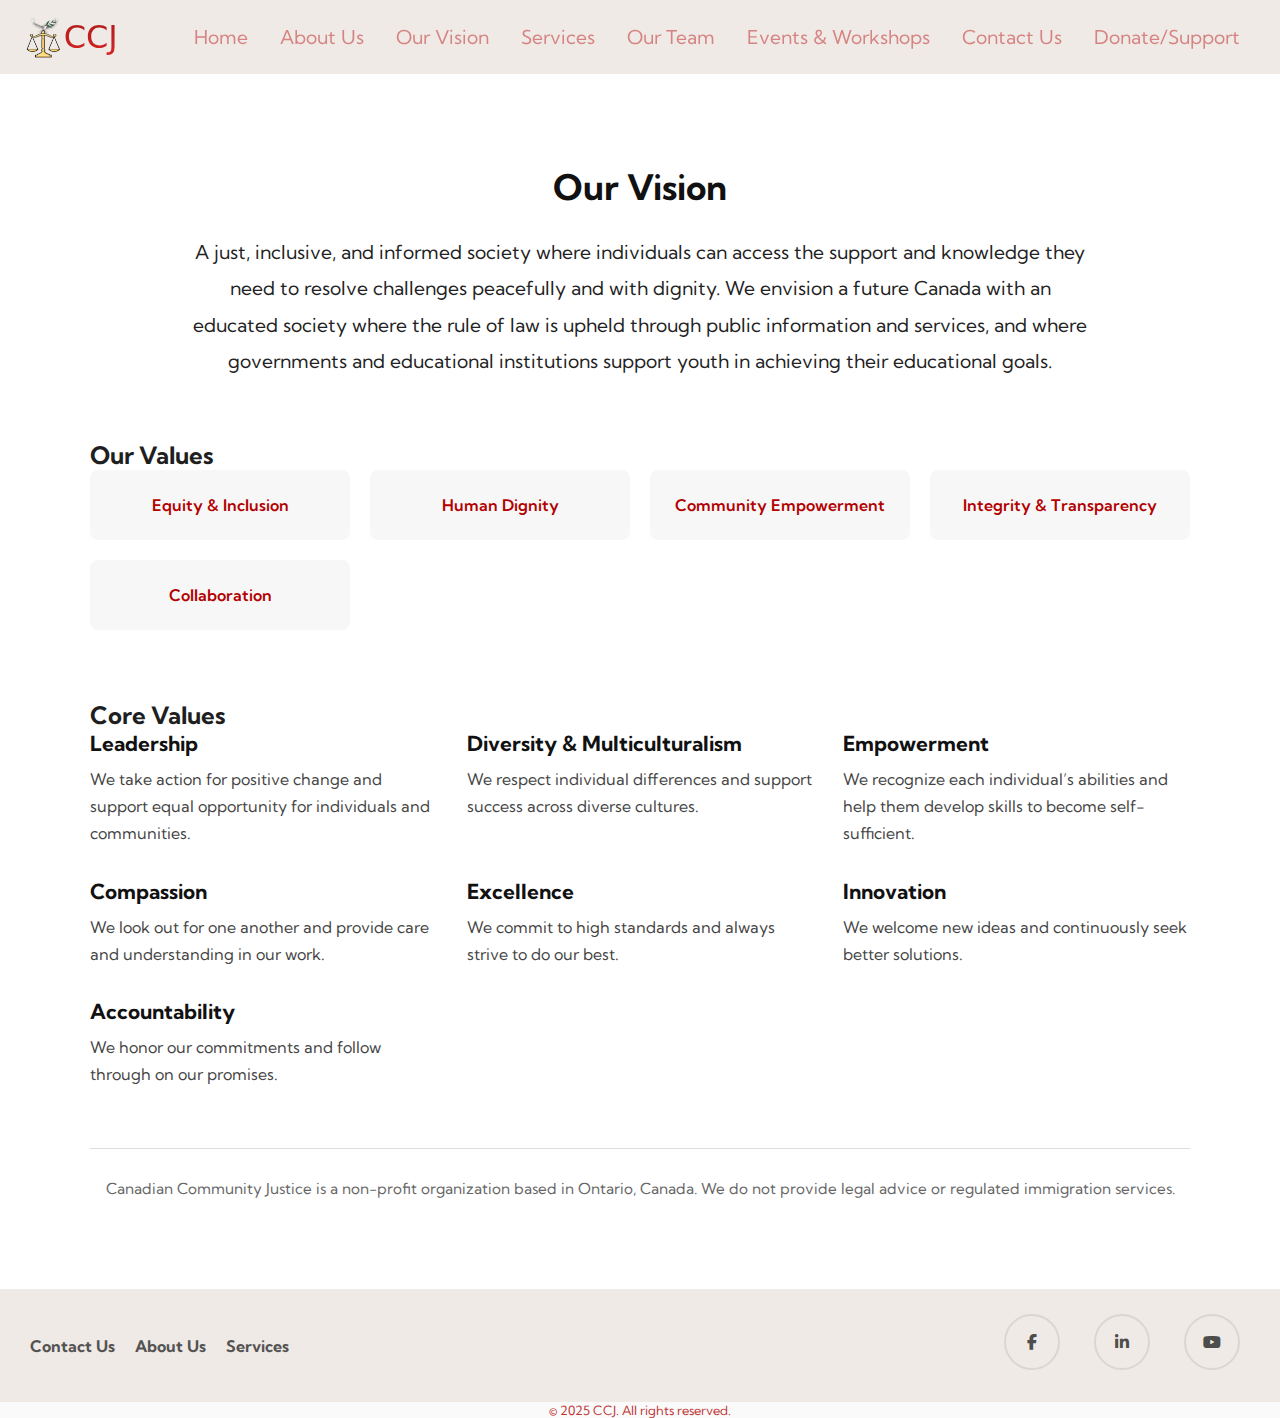
<file: vision.html>
<!DOCTYPE html>
<html lang="en">
    <head>
        <meta charset = "UTF-8">
        <meta name="viewport" content = "width=device-width, initial-scale=1.0"/>

        <title> CCJ </title>

        
        <link rel="stylesheet" href="index.css" />

        <link rel="stylesheet"  href="https://cdnjs.cloudflare.com/ajax/libs/font-awesome/6.5.2/css/all.min.css" />

    
       
        <link href="https://fonts.googleapis.com/css2?family=Kumbh+Sans:wght@100..900&display=swap" rel="stylesheet">    
        <link href="https://fonts.googleapis.com/css2?family=Gruppo&family=Quicksand:wght@300..700&display=swap" rel="stylesheet">

        
    </head>
    <body>
        <!--navigation bar section-->
        <nav class="navbar">
            <div class="navbar__container">
 <a href="index.html" id="navbar__logo">
                  <img src="logo.png" alt="CCJ Logo" class="navbar__logo-img">
CCJ </a>
                <div class="navbar__toggle" id="mobile-menu">
                    <span class = "bar"></span>
                    <span class = "bar"></span>
                    <span class = "bar"></span>
                </div>
                <ul class= "navbar__menu">
                    <li class="navbar__item">
                        <a href="index.html" class="navbar__links"> Home</a>
                    </li>
                  
                    
                  <!--   <li class="navbar__item">
                        <a href="Hiring.html" class="navbar__links"> Hiring</a>
                    </li> --> 

                    <li class="navbar__item">
                        <a href="aboutus.html" class="navbar__links"> About Us </a>
                    </li>
                    <li class="navbar__item">
                        <a href="vision.html" class="navbar__links"> Our Vision </a>
                    </li>
                     <li class="navbar__item">
                        <a href="service.html" class="navbar__links"> Services </a>
                    </li>
                     <li class="navbar__item">
                        <a href="team.html" class="navbar__links"> Our Team </a>
                    </li>
                     <li class="navbar__item">
                        <a href="event.html" class="navbar__links"> Events & Workshops </a>
                    </li>
                     <li class="navbar__item">
                        <a href="contact.html" class="navbar__links"> Contact Us</a>
                    </li>
                     <li class="navbar__item">
                        <a href="donate.html" class="navbar__links"> Donate/Support</a>
                    </li>
                </ul>

            </div>
        </nav>

  
     <!-- body -->
      <section class="vision">
  <div class="vision__container">

    <h2 class="section__title">Our Vision</h2>

    <p class="vision__statement">
      A just, inclusive, and informed society where individuals can access the support and knowledge
      they need to resolve challenges peacefully and with dignity. We envision a future Canada with
      an educated society where the rule of law is upheld through public information and services,
      and where governments and educational institutions support youth in achieving their
      educational goals.
    </p>

    <h2 class="section__subtitle">Our Values</h2>

    <div class="values__grid">
      <div class="value__card">Equity & Inclusion</div>
      <div class="value__card">Human Dignity</div>
      <div class="value__card">Community Empowerment</div>
      <div class="value__card">Integrity & Transparency</div>
      <div class="value__card">Collaboration</div>
    </div>

    <h2 class="section__subtitle">Core Values</h2>

    <div class="core__values">
      <div class="core__item">
        <h4>Leadership</h4>
        <p>We take action for positive change and support equal opportunity for individuals and communities.</p>
      </div>

      <div class="core__item">
        <h4>Diversity & Multiculturalism</h4>
        <p>We respect individual differences and support success across diverse cultures.</p>
      </div>

      <div class="core__item">
        <h4>Empowerment</h4>
        <p>We recognize each individual’s abilities and help them develop skills to become self-sufficient.</p>
      </div>

      <div class="core__item">
        <h4>Compassion</h4>
        <p>We look out for one another and provide care and understanding in our work.</p>
      </div>

      <div class="core__item">
        <h4>Excellence</h4>
        <p>We commit to high standards and always strive to do our best.</p>
      </div>

      <div class="core__item">
        <h4>Innovation</h4>
        <p>We welcome new ideas and continuously seek better solutions.</p>
      </div>

      <div class="core__item">
        <h4>Accountability</h4>
        <p>We honor our commitments and follow through on our promises.</p>
      </div>
    </div>

    <div class="vision__note">
      <p>
        Canadian Community Justice is a non-profit organization based in Ontario, Canada.
        We do not provide legal advice or regulated immigration services.
      </p>
    </div>

  </div>
</section>


       









  
     <!-- footer -->
     <div class=" footer__container">

 <div class="footer-left">
    <a href="contact.html" class="contact-link">Contact Us</a>
    <a href="AboutUs.html" class="aboutus-link">About Us</a>
    <a href="service.html" class="resource-link">Services</a>

  </div>

    <div class="footer-right">
    <a href="https://facebook.com" target="_blank" class="social-icon">
      <i class="fab fa-facebook-f"></i>
    </a>
<a href="https://linkedin.com" target="_blank" class="social-icon">
  <i class="fab fa-linkedin-in"></i>
</a>
    <a href="https://youtube.com" target="_blank" class="social-icon">
      <i class="fab fa-youtube"></i>
    </a>
    </div>
 </div>
  <p class="footer-text">© 2025 CCJ. All rights reserved.</p> 

    
    
            <script src="script.js"></script>
            <body>
                <html>
</file>
<file: index.css>
*{
    margin: 0;
    padding: 0;
    box-sizing: border-box;
    text-decoration: none;
    border: none;
    outline: none;
    font-family:'Kumbh Sans', sans-serif;
}
    body {
  background-color:#efefef; /* or your main dark color */
  margin: 0;
  overflow-x: hidden;
}
   


.navbar{
    background: #efeae5;
    height: 75px;
    display: flex;
    justify-content: center;
    align-items:center;
    font-size:1.2rem;
    position: sticky;
    top:0;
    z-index:999;
    border-bottom: 1px solid white;
}
.navbar__container{
    display:flex;
    height: 80px;
    justify-content: space-between;
    width: 100%;
    margin: 0 auto;
    padding: 0 24px;
}

#navbar__logo{
    background-color: black;
    background-image: linear-gradient(to top, rgb(239, 43, 43) 0%, rgb(147, 20, 20));
    background-size: 100%;
    -webkit-background-clip: text;
    -moz-background-clip: text;
    -webkit-text-fill-color: transparent;
    -moz-text-fill-color: transparent;
    display:flex;
    align-items: center;
    cursor:pointer;
    text-decoration: none;
    font-size:2rem;
    white-space: nowrap;
    font-family: "Impact", system-ui;
}


.fa-gem{
    margin-right: 0.5rem;
}

.navbar__menu {
    display: flex;
    align-items:center;
    list-style: none;
    text-align: center;
}

.navbar__item{
    height:80px;
}

.navbar__links{
    color: #d68383;
    display:flex;
    align-items: center;
    justify-content: center;
    padding: 0 1rem;
    height:100%;
    text-decoration: none;

}
/* .navbar__btn{
    display: flex;
    justify-content: center;
    align-items: center;
    text-decoration: none ;
    padding: 10px 20px;
    width: 100%;
}
.button{
    border: none;
    outline: none;
    border-radius: 3px;
    height: 100%;
    width:100%;
    background: lightblue;
    color:black;
}

.button:hover{
    background: rgb(36, 134, 135);
    transition: all 0.2s ease;
}
*/

.navbar__links:hover{
    color: #B1B3B3FF;
    transition: all 0.2s ease;
}

@media screen and (max-width:960px){
    .navbar__container{
        display: flex;
        justify-content: space-between;
        height: 80px;
        z-index: 1;
        width: 100%;
        max-width: 1300px;
        padding:0%;
        

    }
    .navbar__menu{
        display:grid;
        grid-template-columns: auto;
        margin: 0;
        width: 100%;
        position: absolute;
        top: -1000px;
        opacity:0;
        transition: all 0.5s ease;
        height: 50vh;
        z-index: -1;
    }

.navbar__menu.active {
    background:#efeae5;
    top: 100%;
    opacity: 1;
    transition: all 0.4s ease;
    z-index: 99;

    height: calc(100vh - 80px); /* full screen minus navbar */
    overflow-y: auto;          /* ALLOWS SCROLL */
    font-size: 1.4rem;
}

    #navbar__logo{
        padding-left: 25px;
    }

    .navbar__toggle .bar{
        width: 30px;
        height: 2px;
        margin: 7px auto;
        transition: all 0.3s ease-in-out;
        background: rgba(193, 61, 61, 0.66);
    }
    .navbar__item{
        width:100%
    }
    .navbar__links {
    text-align: center;
    padding: 1.5rem;
    width:100%;
    display: table;

    }

    #mobile-menu{
        position: absolute;
        top: 5%;
        right: 5%;
        transform: translate(5%, 20%);
    }
    .navbar_btn{
        padding-bottom: 2rem;

    }
    .button{
        display: flex;
        justify-content: center;
        align-items: center;
        width: 80%;
        height: 80px;
        margin: 0;
    }

    .navbar__toggle .bar{
        display: block;
        cursor: pointer;
    }

    #mobile-menu.is-active .bar:nth-child(2){
        opacity:0;

    }
    #mobile-menu.is-active .bar:nth-child(3){
        transform: translateY(-8px) rotate(-45deg);

    }
    @media screen and (max-width:960px){
    .navbar__logo-img {
        height: 45px;
    }
}
}

 .navbar__logo-img {
    height: 42px;   /* controlled size */
    width: auto;
    flex-shrink: 0; 
}



/* ---------- GENERAL LAYOUT ---------- */
:root {
  --bg-main: #fafafa;
  --bg-alt: #f4f4f1;
  --text-main: #1f1f1f;
  --text-muted: #444;
  --accent: #b30000;
}

body {
  background: var(--bg-main);
  color: var(--text-main);
}

.home {
  line-height: 1.7;
}

/* ---------- SECTIONS ---------- */
.section {
  max-width: 1100px;
  margin: 0 auto;
  padding: 40px 24px;
}
.section h2 {
  margin-bottom: 12px;
}

.section--light {
  background: var(--bg-alt);
}


/* ---------- HERO ---------- */
.hero {
  position: relative;
  height: 100vh;
  background: url("cntower2.jpeg") center/cover no-repeat;
  display: flex;
  align-items: center;
  justify-content: center;
  text-align: center;
  color: #efeae5;
}

.hero__overlay {
  position: absolute;
  inset: 0;
  background: rgba(0, 0, 0, 0.55);
}

.hero__content {
  position: relative;
  z-index: 2;
  max-width: 800px;
  padding: 0 24px;
}

.hero h1 {
  font-size: 3rem;
  margin-bottom: 20px;
  font-weight: 700;
}

.hero__tagline {
  font-size: 1.2rem;
  margin-bottom: 35px;
  line-height: 1.6;
}

.hero__btn {
  display: inline-block;
  padding: 14px 32px;
  background: #b30000;
  color: #ffffff;
  border-radius: 6px;
  font-weight: 600;
  text-decoration: none;
}

.hero__btn:hover {
  background: #8f0000;
}

@media (max-width: 768px) {
  .hero {
    background-position: left center; /* or center 30% */
    height: 80vh; /* optional: slightly shorter */
  }
}
  }

  .hero h1 {
    font-size: 2.2rem;
  }

  .hero__tagline {
    font-size: 1rem;
  }
}


/* ---------- HEADINGS ---------- */
h2 {
  font-size: 2rem;
  margin-bottom: 20px;
  color: var(--accent);
}

/* ---------- SERVICES LIST ---------- */
.services {
  list-style: none;
  padding-left: 0;
  margin-top: 0;
}

.services li {
  padding: 12px 0 12px 28px;
  font-size: 1.05rem;
  position: relative;
  color: var(--text-main);
}

.services li::before {
  content: "✓";
  position: absolute;
  left: 0;
  color: var(--accent);
  font-weight: bold;
}

/* ---------- BUTTONS ---------- */
.btn-primary,
.btn-secondary {
  display: inline-block;
  padding: 14px 28px;
  border-radius: 6px;
  text-decoration: none;
  font-weight: 600;
  transition: all 0.2s ease;
}

/* Primary CTA */
.btn-primary {
  background: var(--accent);
  color: #ffffff;
}

.btn-primary:hover {
  opacity: 0.9;
}

/* Secondary CTA */
.btn-secondary {
  background: transparent;
  color: var(--accent);
  border: 2px solid var(--accent);
}

.btn-secondary:hover {
  background: var(--accent);
  color: #ffffff;
}

/* ---------- CTA ---------- */
.cta {
  background: var(--bg-alt);
  text-align: center;
  padding: 90px 24px;
}

.cta h2 {
  color: var(--accent);
}

.cta p {
  color: var(--text-muted);
  margin-bottom: 28px;
}

/* ---------- MOBILE ---------- */
@media (max-width: 768px) {
  .hero h1 {
    font-size: 2rem;
  }

  h2 {
    font-size: 1.6rem;
  }
}


/* about us */ 
.about {
  background: #f7f9fb;
  padding: 80px 20px;
   min-height: 100vh;   /* 👈 makes it full screen height */
  display: flex;
  align-items: center;
}

.about__container {
  max-width: 1000px;
  margin: 0 auto;
}

.section__title {
  font-size: 2.5rem;
  font-weight: 700;
  text-align: center;
  margin-bottom: 50px;
  color: #111;
}

.about__block {
  margin-bottom: 40px;
}

.about__block h3 {
  font-size: 1.6rem;
  margin-bottom: 15px;
  color: #b30000; /* CCJ red */
}

.about__block p {
  font-size: 1.05rem;
  line-height: 1.8;
  color: #333;
  margin-bottom: 12px;
}


 /* VISION */

.vision {
  background: #ffffff;
  padding: 90px 20px;
}

.vision__container {
  max-width: 1100px;
  margin: 0 auto;
}

.vision__statement {
  font-size: 1.2rem;
  line-height: 1.9;
  color: #222;
  text-align: center;
  max-width: 900px;
  margin: 0 auto 60px;
}

/* Values grid */
.values__grid {
  display: grid;
  grid-template-columns: repeat(auto-fit, minmax(220px, 1fr));
  gap: 20px;
  margin-bottom: 70px;
}

.value__card {
  background: #f7f7f7;
  padding: 25px;
  text-align: center;
  font-weight: 600;
  border-radius: 8px;
  color: #b30000;
}

/* Core values */
.core__values {
  display: grid;
  grid-template-columns: repeat(auto-fit, minmax(280px, 1fr));
  gap: 30px;
  margin-bottom: 60px;
}

.core__item h4 {
  color: #111;
  font-size: 1.3rem;
  margin-bottom: 10px;
}

.core__item p {
  color: #444;
  line-height: 1.7;
}

/* Footer note */
.vision__note {
  border-top: 1px solid #ddd;
  padding-top: 30px;
  text-align: center;
  font-size: 0.95rem;
  color: #666;
}

/* services and program */ 

.services {
  background: #f9f9f9;
  padding: 90px 20px;
}

.services__container {
  max-width: 1200px;
  margin: 0 auto;
}

.services__disclaimer {
  text-align: center;
  max-width: 900px;
  margin: 0 auto 60px;
  font-size: 1rem;
  color: #555;
  line-height: 1.7;
}

/* Services grid */
.services__grid {
  display: grid;
  grid-template-columns: repeat(auto-fit, minmax(320px, 1fr));
  gap: 35px;
  margin-bottom: 80px;
}

.service__card {
  background: #ffffff;
  padding: 35px;
  border-radius: 10px;
  box-shadow: 0 10px 30px rgba(0,0,0,0.06);
}

.service__card h3 {
  color: #b30000;
  margin-bottom: 15px;
  font-size: 1.4rem;
}

.service__card ul {
  padding-left: 20px;
  margin-bottom: 15px;
}

.service__card ul li {
  margin-bottom: 8px;
  color: #333;
}

.service__card p {
  color: #444;
  line-height: 1.6;
}

/* Programs */
.programs__list {
  display: grid;
  grid-template-columns: repeat(auto-fit, minmax(260px, 1fr));
  gap: 20px;
  margin-bottom: 60px;
}

.program__item {
  background: #ffffff;
  padding: 20px;
  border-left: 5px solid #b30000;
  font-weight: 600;
  box-shadow: 0 6px 20px rgba(0,0,0,0.05);
}

/* Bottom note */
.services__note {
  text-align: center;
  font-size: 0.95rem;
  color: #666;
  border-top: 1px solid #ddd;
  padding-top: 30px;
}




.contact, .intake {
  padding: 90px 20px;
  background: #ffffff;
}

.contact__container,
.intake__container {
  max-width: 900px;
  margin: 0 auto;
}

.contact__notice {
  background: #fff3f3;
  padding: 20px;
  border-left: 5px solid #b30000;
  margin: 30px 0;
}

.contact__section {
  margin: 40px 0;
}

.contact__list li {
  margin-bottom: 10px;
}

.contact__cta {
  text-align: center;
  margin: 40px 0;
}

.cta__button {
  background: #b30000;
  color: #fff;
  padding: 14px 28px;
  border-radius: 6px;
  text-decoration: none;
  font-weight: 600;
}

.intake__form {
  display: flex;
  flex-direction: column;
  gap: 15px;
}

.intake__form input,
.intake__form textarea,
.intake__form select {
  padding: 12px;
  border-radius: 5px;
  border: 1px solid #ccc;
}

.checkbox {
  display: flex;
  gap: 10px;
  font-size: 0.95rem;
}


/* FORM STYLING */
.intake {
  padding: 100px 20px;
  background: #f9f9f9;
}

.intake__container {
  max-width: 800px;
  margin: 0 auto;
  background: #ffffff;
  padding: 50px;
  border-radius: 10px;
  box-shadow: 0 10px 30px rgba(0,0,0,0.08);
}

.intake__intro {
  margin-bottom: 40px;
  color: #444;
}

.intake__form {
  display: flex;
  flex-direction: column;
  gap: 20px;
}

.form__group label {
  font-weight: 600;
  margin-bottom: 6px;
  display: block;
}

.form__group input,
.form__group textarea,
.form__group select {
  width: 100%;
  padding: 12px 14px;
  border-radius: 6px;
  border: 1px solid #ccc;
  font-size: 1rem;
}

.form__group input:focus,
.form__group textarea:focus,
.form__group select:focus {
  outline: none;
  border-color: #b30000;
}

.form__checkbox {
  display: flex;
  gap: 10px;
  font-size: 0.95rem;
  align-items: flex-start;
}

.cta__button {
  margin-top: 30px;
  background: #b30000;
  color: #fff;
  padding: 14px;
  border: none;
  border-radius: 6px;
  font-size: 1.1rem;
  font-weight: 600;
  cursor: pointer;
}

.cta__button:hover {
  background: #8f0000;
}



/* TEAM STYLING */
/* Join Team Section */

.team {
  padding: 100px 20px;
  background: #f9f9f9;
  min-height: 100vh;
  display: flex;
  align-items: center;
}

.team__container{
  max-width: 800px;
  margin: 0 auto;
  background: #ffffff;
  padding: 50px;
  border-radius: 10px;
  box-shadow: 0 12px 30px rgba(0,0,0,0.08);
  text-align: center;
}

.team__text{
  font-size: 1.05rem;
  line-height: 1.7;
  margin-bottom: 25px;
}

.team__cta{
  margin-top: 40px;
  text-align: center;
}

/* Reuse the same button style */
.team__cta .cta__button{
  display: inline-block;
}

.join-form{
  padding: 80px 20px;
  background:#f7f7f7;
  min-height:100vh;
  display:flex;
  justify-content:center;
  align-items:center;
}

.form-container{
  max-width:600px;
  width:100%;
  background:white;
  padding:40px;
  border-radius:8px;
  box-shadow:0 5px 20px rgba(0,0,0,0.08);
}

.form-container h2{
  margin-bottom:10px;
}

.form-container p{
  margin-bottom:25px;
  color:#555;
}

form label{
  display:block;
  margin-top:15px;
  font-weight:600;
}

form input,
form select,
form textarea{
  width:100%;
  padding:12px;
  margin-top:6px;
  border:1px solid #ccc;
  border-radius:4px;
}

form button{
  margin-top:25px;
  padding:14px;
  width:100%;
  background:#b30000;
  color:white;
  border:none;
  border-radius:6px;
  font-size:16px;
  cursor:pointer;
}

form button:hover{
  background:#f1bcb5;
}

@media screen and (max-width: 768px){

  .team{
    padding: 60px 20px;
    text-align: center;
  }

  .team__button{
    width: 80%;
    max-width: 280px;
    text-align: center;
  }

}





.section__container {
  max-width: 900px;
  margin: 0 auto;
}

.section__title {
  font-size: 2.2rem;
  margin-bottom: 25px;
}

.section__text {
  font-size: 1.05rem;
  line-height: 1.7;
  color: #333;
}

/* Events & Community */
.events {
  padding: 90px 20px;
  background: #f3f3f3;
   min-height: 100vh;   /* 👈 makes it full screen height */
  display: flex;
  align-items: center;
}

.community {
  padding: 90px 20px;
  background: #ffffff;
   min-height: 100vh;   /* 👈 makes it full screen height */
  display: flex;
  align-items: center;
}

/* Donation form */ 
.donate,
.donation {
  padding: 100px 20px;
  background: #f9f9f9;
   min-height: 100vh;   /* 👈 makes it full screen height */
  display: flex;
  align-items: center;
}

.donate__container,
.donation__container {
  max-width: 800px;
  margin: 0 auto;
  background: #ffffff;
  padding: 50px;
  border-radius: 10px;
  box-shadow: 0 12px 30px rgba(0,0,0,0.08);
}

.donate__text,
.donation__intro {
  font-size: 1.05rem;
  line-height: 1.7;
  margin-bottom: 25px;
}

.donate__notice {
  background: #fff3f3;
  padding: 15px;
  border-left: 4px solid #b30000;
  margin-bottom: 30px;
}

.donation__methods {
  background: #f5f5f5;
  padding: 20px;
  border-radius: 6px;
  margin: 30px 0;
}

.donor__privacy {
  margin-top: 40px;
  font-size: 0.95rem;
  color: #555;
}
.donate__cta {
  margin-top: 40px;
  text-align: center;
}

.donate__cta .cta__button {
  display: inline-block;
}

.donation__form {
  background: #ffffff;
  padding: 30px;
  border-radius: 12px;
  box-shadow: 0 10px 30px rgba(0,0,0,0.08);
}


.form__group input,
.form__group select,
.form__group textarea {
  padding: 10px;
  font-size: 0.95rem;

}











   /* footer */


.footer__container {
  background:#efeae5;
  min-height: 100px;
  display: flex;
  flex-direction: row;       /* horizontal layout */
  justify-content: space-between; /* left and right sides */
  align-items: center;
  font-size: 1rem;
  position: relative;
  z-index: 10;
  border-top: 1px solid white;
  padding: 15px 30px; /* added horizontal padding */
  width: 100%;
  flex-wrap: wrap; /* keeps it responsive on smaller screens */
}


.footer-left {
  display: flex;
  align-items: center;
  gap: 20px;
}

.contact-link {
  color: #545353;
  text-decoration: none;
  font-weight: bold;
}
.aboutus-link {
  color: #545353;
  text-decoration: none;
  font-weight: bold;
}
.resource-link {
  color: #545353;
  text-decoration: none;
  font-weight: bold;
}
.aboutus-link:hover {
  text-decoration: underline;
}
.resource-link:hover {
  text-decoration: underline;
}

.contact-link:hover {
  text-decoration: underline;
}


.footer-right {
  display: flex;
  justify-content: flex-end;
  align-items: center;
  flex-wrap: wrap; /* keeps icons centered on phones */
  gap: 15px;
  margin-bottom: 8px;
}

.footer-right a {
  display: flex;
  justify-content: center;
  align-items: center;
  width: 3.5rem;
  height: 3.5rem;
  background-color: transparent;
  border: 0.15rem solid rgba(44, 42, 42, 0.1);
  border-radius: 50%;
  margin: 0.6rem;
  transition: 0.3s ease;
  color: rgb(77, 77, 77);
}

.footer-right a:hover {
  color: black;
  background-color: rgb(237, 236, 239);
  transform: scale(1.2) translateY(-4px);
  box-shadow: 0 0 20px rgba(117, 116, 116, 0.1);
}

.footer-text {
  font-size: 0.8rem;
  opacity: 0.8;
  color: #b30000;
  text-align: center;
}

/* Mobile adjustments */
@media (max-width: 600px) {
  .footer__container {
    padding: 20px 0;
    z-index:1;
    position: relative;
  }

  .footer-right {
    gap: 12px;
  }

  .footer-right a {
    width: 38px;
    height: 38px;
    font-size: 1.2rem;
  }

  .footer-text {
    font-size: 0.75rem;
  }

}
</file>
